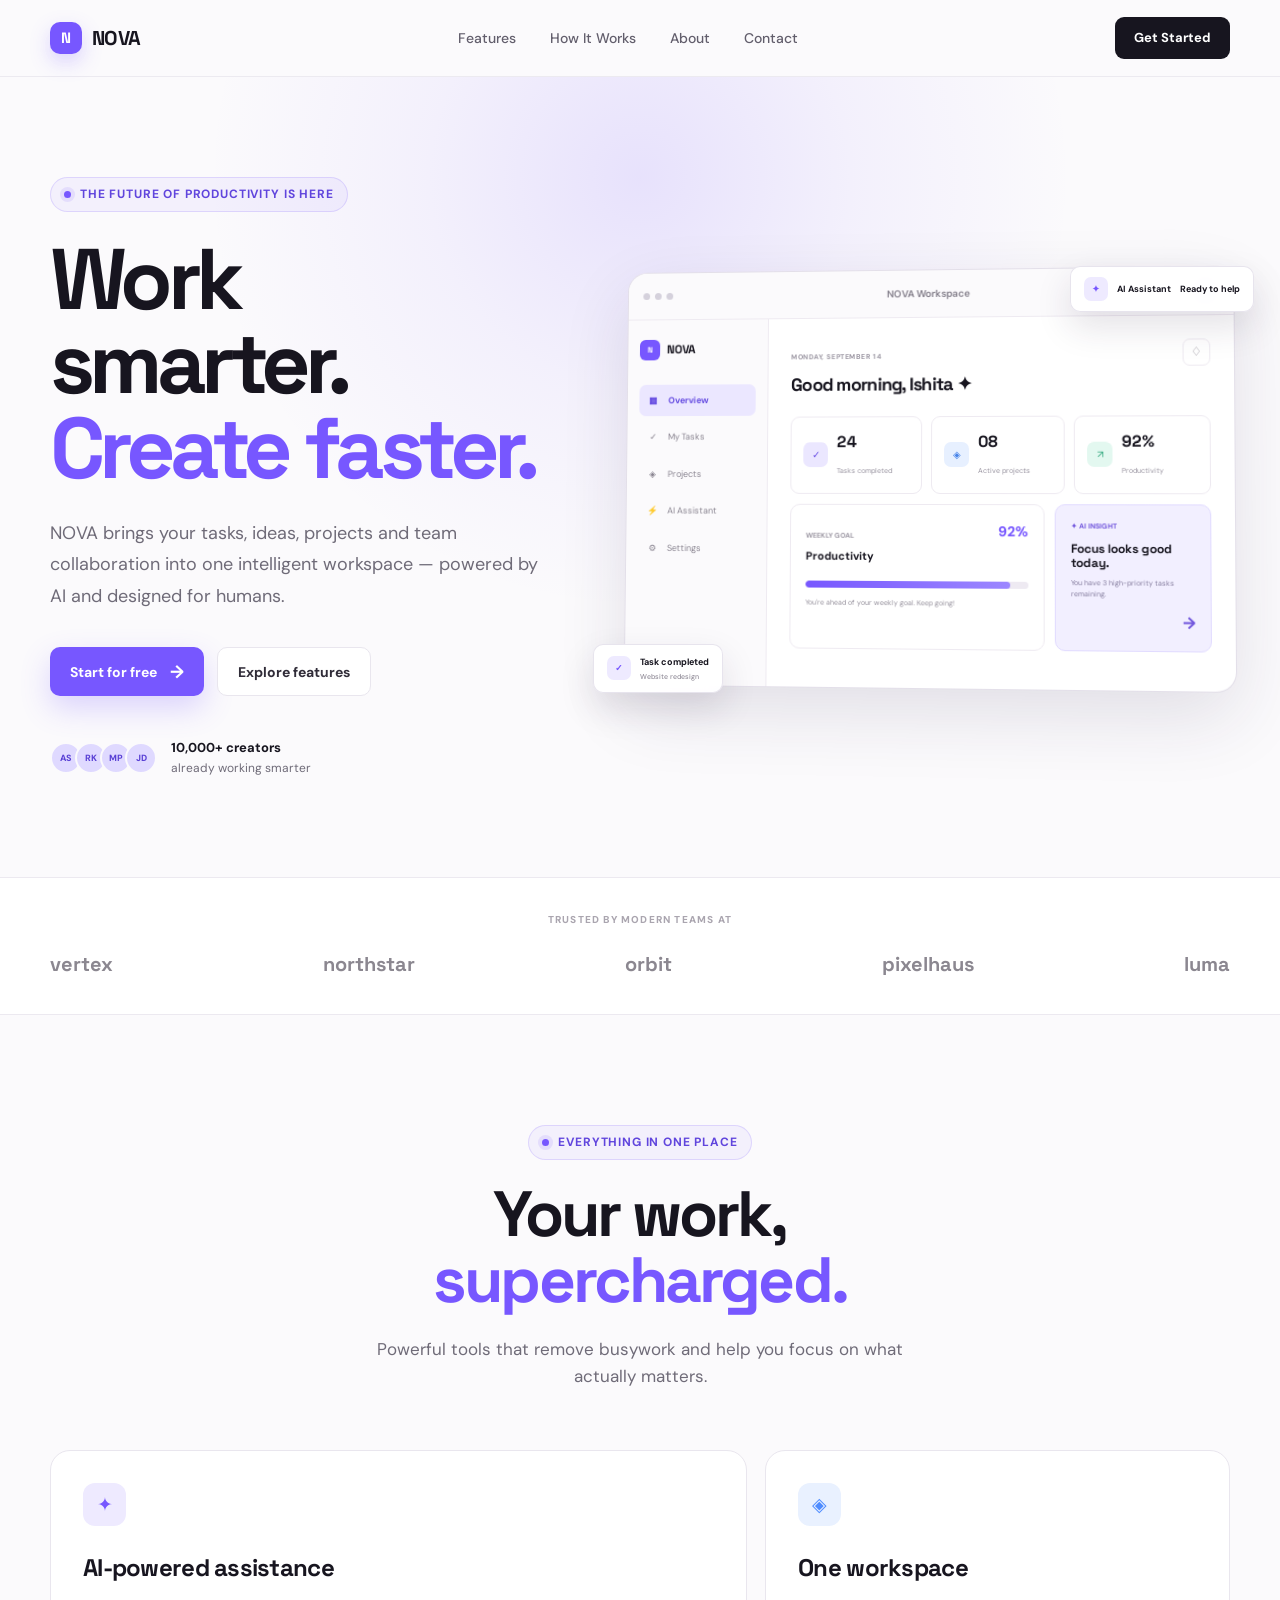
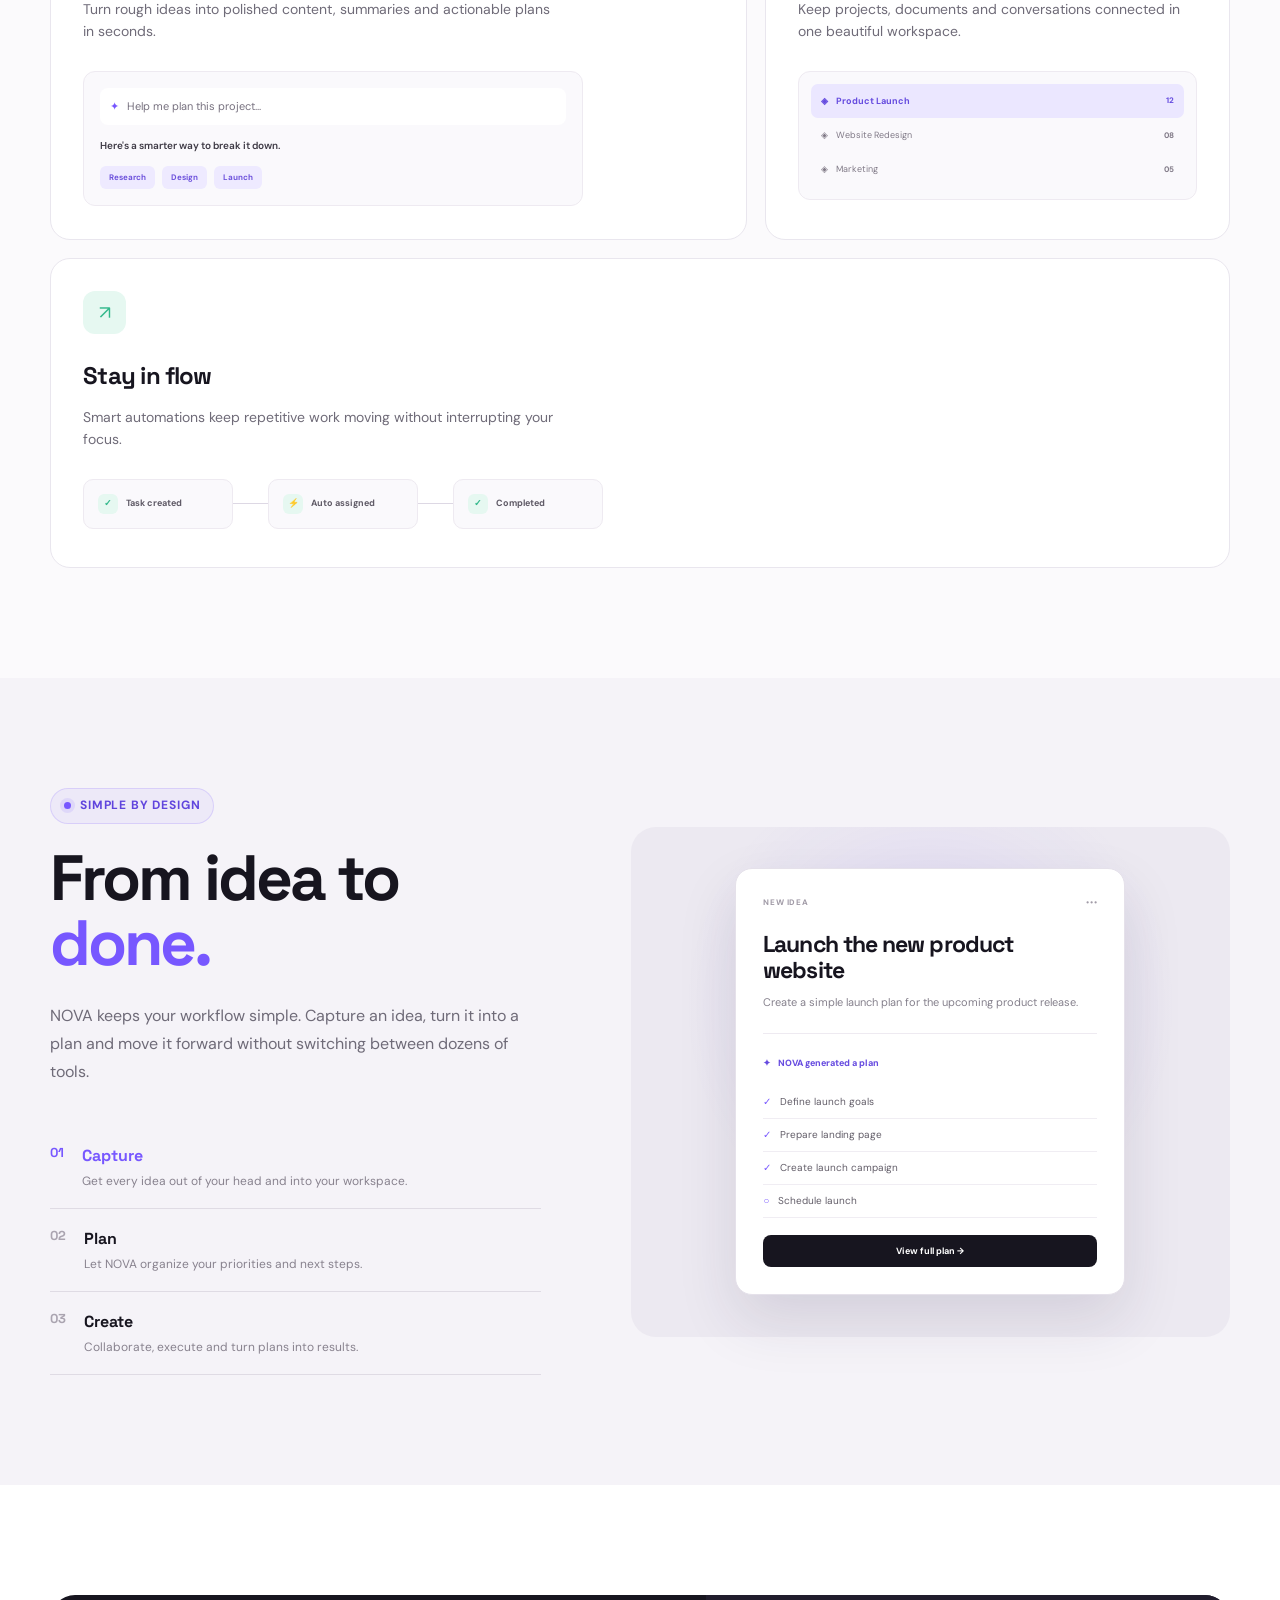
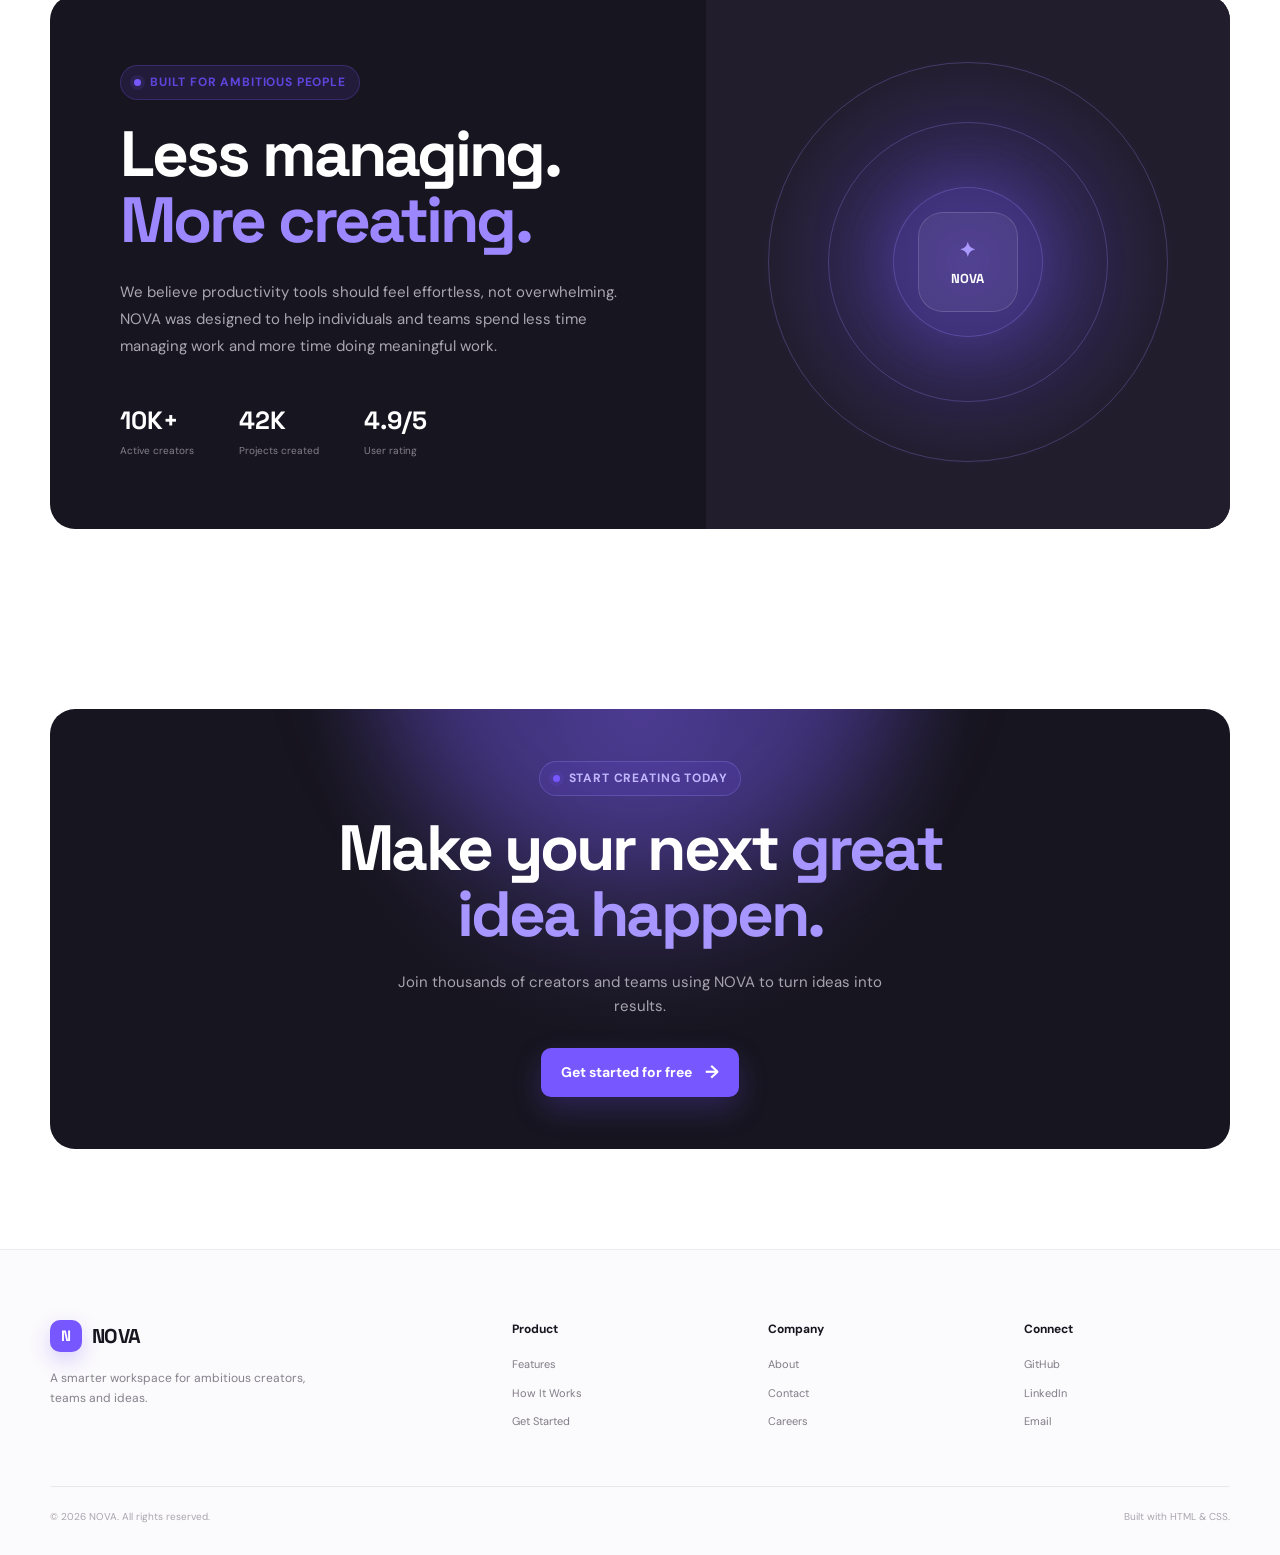
<file: WebDev-L1-LandingPage/index.html>
<!DOCTYPE html>
<html lang="en">
<head>
    <meta charset="UTF-8">
    <meta name="viewport" content="width=device-width, initial-scale=1.0">

    <meta
        name="description"
        content="NOVA is a modern AI-powered productivity platform designed to help teams work smarter and faster."
    >

    <title>NOVA — Work Smarter. Create Faster.</title>

    <link rel="preconnect" href="https://fonts.googleapis.com">
    <link rel="preconnect" href="https://fonts.gstatic.com" crossorigin>

    <link
        href="https://fonts.googleapis.com/css2?family=DM+Sans:wght@400;500;600;700&family=Space+Grotesk:wght@400;500;600;700&display=swap"
        rel="stylesheet"
    >

    <link rel="stylesheet" href="style.css">
</head>

<body>

    <!-- =========================
         NAVIGATION
    ========================== -->
    <header class="navbar">
        <div class="nav-container">

            <a href="#home" class="logo">
                <span class="logo-mark">N</span>
                <span>NOVA</span>
            </a>

            <nav class="nav-links">
                <a href="#features">Features</a>
                <a href="#workflow">How It Works</a>
                <a href="#about">About</a>
                <a href="#contact">Contact</a>
            </nav>

            <a href="#contact" class="nav-button">
                Get Started
            </a>

        </div>
    </header>


    <main>

        <!-- =========================
             HERO SECTION
        ========================== -->
        <section class="hero" id="home">

            <div class="hero-background"></div>

            <div class="hero-container">

                <div class="hero-content">

                    <div class="eyebrow">
                        <span class="status-dot"></span>
                        The future of productivity is here
                    </div>

                    <h1>
                        Work smarter.
                        <span>Create faster.</span>
                    </h1>

                    <p class="hero-description">
                        NOVA brings your tasks, ideas, projects and team
                        collaboration into one intelligent workspace —
                        powered by AI and designed for humans.
                    </p>

                    <div class="hero-actions">
                        <a href="#contact" class="primary-button">
                            Start for free
                            <span>→</span>
                        </a>

                        <a href="#features" class="secondary-button">
                            Explore features
                        </a>
                    </div>

                    <div class="hero-trust">
                        <div class="avatar-stack">
                            <span>AS</span>
                            <span>RK</span>
                            <span>MP</span>
                            <span>JD</span>
                        </div>

                        <div>
                            <strong>10,000+ creators</strong>
                            <p>already working smarter</p>
                        </div>
                    </div>

                </div>


                <!-- PRODUCT MOCKUP -->
                <div class="hero-visual">

                    <div class="dashboard-card">

                        <div class="dashboard-top">
                            <div class="window-controls">
                                <span></span>
                                <span></span>
                                <span></span>
                            </div>

                            <div class="dashboard-title">
                                NOVA Workspace
                            </div>

                            <div class="dashboard-profile">
                                IS
                            </div>
                        </div>


                        <div class="dashboard-body">

                            <aside class="dashboard-sidebar">

                                <div class="sidebar-logo">
                                    <span class="mini-logo">N</span>
                                    NOVA
                                </div>

                                <div class="sidebar-item active">
                                    <span>▦</span>
                                    Overview
                                </div>

                                <div class="sidebar-item">
                                    <span>✓</span>
                                    My Tasks
                                </div>

                                <div class="sidebar-item">
                                    <span>◈</span>
                                    Projects
                                </div>

                                <div class="sidebar-item">
                                    <span>⚡</span>
                                    AI Assistant
                                </div>

                                <div class="sidebar-item">
                                    <span>⚙</span>
                                    Settings
                                </div>

                            </aside>


                            <div class="dashboard-main">

                                <div class="dashboard-heading">
                                    <div>
                                        <small>MONDAY, SEPTEMBER 14</small>
                                        <h3>Good morning, Ishita ✦</h3>
                                    </div>

                                    <div class="notification">
                                        ♢
                                    </div>
                                </div>


                                <div class="stats-grid">

                                    <div class="stat-card">
                                        <span class="stat-icon purple">✓</span>
                                        <div>
                                            <strong>24</strong>
                                            <small>Tasks completed</small>
                                        </div>
                                    </div>

                                    <div class="stat-card">
                                        <span class="stat-icon blue">◈</span>
                                        <div>
                                            <strong>08</strong>
                                            <small>Active projects</small>
                                        </div>
                                    </div>

                                    <div class="stat-card">
                                        <span class="stat-icon green">↗</span>
                                        <div>
                                            <strong>92%</strong>
                                            <small>Productivity</small>
                                        </div>
                                    </div>

                                </div>


                                <div class="dashboard-grid">

                                    <div class="progress-card">

                                        <div class="card-header">
                                            <div>
                                                <small>WEEKLY GOAL</small>
                                                <h4>Productivity</h4>
                                            </div>

                                            <span>92%</span>
                                        </div>

                                        <div class="progress-bar">
                                            <div class="progress-fill"></div>
                                        </div>

                                        <p>
                                            You're ahead of your weekly goal.
                                            Keep going!
                                        </p>

                                    </div>


                                    <div class="ai-card">

                                        <div class="ai-badge">
                                            ✦ AI INSIGHT
                                        </div>

                                        <h4>
                                            Focus looks good today.
                                        </h4>

                                        <p>
                                            You have 3 high-priority tasks
                                            remaining.
                                        </p>

                                        <span class="ai-arrow">→</span>

                                    </div>

                                </div>

                            </div>

                        </div>

                    </div>

                    <div class="floating-card floating-one">
                        <span>✦</span>
                        AI Assistant
                        <strong>Ready to help</strong>
                    </div>

                    <div class="floating-card floating-two">
                        <span>✓</span>
                        <div>
                            <strong>Task completed</strong>
                            <small>Website redesign</small>
                        </div>
                    </div>

                </div>

            </div>

        </section>


        <!-- =========================
             LOGOS / SOCIAL PROOF
        ========================== -->
        <section class="trusted">
            <div class="section-container">

                <p>TRUSTED BY MODERN TEAMS AT</p>

                <div class="company-row">
                    <span>vertex</span>
                    <span>northstar</span>
                    <span>orbit</span>
                    <span>pixelhaus</span>
                    <span>luma</span>
                </div>

            </div>
        </section>


        <!-- =========================
             FEATURES SECTION
        ========================== -->
        <section class="features section-padding" id="features">

            <div class="section-container">

                <div class="section-heading">

                    <div class="eyebrow">
                        <span class="status-dot"></span>
                        Everything in one place
                    </div>

                    <h2>
                        Your work,
                        <span>supercharged.</span>
                    </h2>

                    <p>
                        Powerful tools that remove busywork and help you
                        focus on what actually matters.
                    </p>

                </div>


                <div class="feature-grid">

                    <article class="feature-card feature-large">

                        <div class="feature-icon purple-icon">
                            ✦
                        </div>

                        <h3>AI-powered assistance</h3>

                        <p>
                            Turn rough ideas into polished content,
                            summaries and actionable plans in seconds.
                        </p>

                        <div class="feature-demo ai-demo">
                            <div class="ai-line">
                                <span>✦</span>
                                Help me plan this project...
                            </div>

                            <div class="ai-response">
                                Here's a smarter way to break it down.
                            </div>

                            <div class="demo-tags">
                                <span>Research</span>
                                <span>Design</span>
                                <span>Launch</span>
                            </div>
                        </div>

                    </article>


                    <article class="feature-card">

                        <div class="feature-icon blue-icon">
                            ◈
                        </div>

                        <h3>One workspace</h3>

                        <p>
                            Keep projects, documents and conversations
                            connected in one beautiful workspace.
                        </p>

                        <div class="workspace-demo">
                            <div class="workspace-row active-row">
                                <span>◈</span>
                                Product Launch
                                <b>12</b>
                            </div>

                            <div class="workspace-row">
                                <span>◈</span>
                                Website Redesign
                                <b>08</b>
                            </div>

                            <div class="workspace-row">
                                <span>◈</span>
                                Marketing
                                <b>05</b>
                            </div>
                        </div>

                    </article>


                    <article class="feature-card">

                        <div class="feature-icon green-icon">
                            ↗
                        </div>

                        <h3>Stay in flow</h3>

                        <p>
                            Smart automations keep repetitive work moving
                            without interrupting your focus.
                        </p>

                        <div class="flow-demo">

                            <div class="flow-item">
                                <span>✓</span>
                                Task created
                            </div>

                            <div class="flow-line"></div>

                            <div class="flow-item">
                                <span>⚡</span>
                                Auto assigned
                            </div>

                            <div class="flow-line"></div>

                            <div class="flow-item">
                                <span>✓</span>
                                Completed
                            </div>

                        </div>

                    </article>

                </div>

            </div>

        </section>


        <!-- =========================
             WORKFLOW SECTION
        ========================== -->
        <section class="workflow section-padding" id="workflow">

            <div class="section-container">

                <div class="workflow-layout">

                    <div class="workflow-content">

                        <div class="eyebrow">
                            <span class="status-dot"></span>
                            Simple by design
                        </div>

                        <h2>
                            From idea to
                            <span>done.</span>
                        </h2>

                        <p>
                            NOVA keeps your workflow simple. Capture an idea,
                            turn it into a plan and move it forward without
                            switching between dozens of tools.
                        </p>


                        <div class="steps">

                            <div class="step active-step">
                                <span>01</span>
                                <div>
                                    <h4>Capture</h4>
                                    <p>
                                        Get every idea out of your head and
                                        into your workspace.
                                    </p>
                                </div>
                            </div>

                            <div class="step">
                                <span>02</span>
                                <div>
                                    <h4>Plan</h4>
                                    <p>
                                        Let NOVA organize your priorities
                                        and next steps.
                                    </p>
                                </div>
                            </div>

                            <div class="step">
                                <span>03</span>
                                <div>
                                    <h4>Create</h4>
                                    <p>
                                        Collaborate, execute and turn
                                        plans into results.
                                    </p>
                                </div>
                            </div>

                        </div>

                    </div>


                    <div class="workflow-visual">

                        <div class="idea-card">

                            <div class="idea-header">
                                <span>NEW IDEA</span>
                                <span>•••</span>
                            </div>

                            <h3>
                                Launch the new product website
                            </h3>

                            <p>
                                Create a simple launch plan for the
                                upcoming product release.
                            </p>

                            <div class="idea-divider"></div>

                            <div class="generated-title">
                                <span>✦</span>
                                NOVA generated a plan
                            </div>

                            <div class="generated-list">
                                <div>
                                    <span>✓</span>
                                    Define launch goals
                                </div>

                                <div>
                                    <span>✓</span>
                                    Prepare landing page
                                </div>

                                <div>
                                    <span>✓</span>
                                    Create launch campaign
                                </div>

                                <div>
                                    <span>○</span>
                                    Schedule launch
                                </div>
                            </div>

                            <button class="mini-button">
                                View full plan →
                            </button>

                        </div>

                    </div>

                </div>

            </div>

        </section>


        <!-- =========================
             ABOUT SECTION
        ========================== -->
        <section class="about section-padding" id="about">

            <div class="section-container">

                <div class="about-card">

                    <div class="about-content">

                        <div class="eyebrow">
                            <span class="status-dot"></span>
                            Built for ambitious people
                        </div>

                        <h2>
                            Less managing.
                            <span>More creating.</span>
                        </h2>

                        <p>
                            We believe productivity tools should feel
                            effortless, not overwhelming. NOVA was designed
                            to help individuals and teams spend less time
                            managing work and more time doing meaningful work.
                        </p>

                        <div class="about-stats">

                            <div>
                                <strong>10K+</strong>
                                <span>Active creators</span>
                            </div>

                            <div>
                                <strong>42K</strong>
                                <span>Projects created</span>
                            </div>

                            <div>
                                <strong>4.9/5</strong>
                                <span>User rating</span>
                            </div>

                        </div>

                    </div>

                    <div class="about-art">

                        <div class="orb orb-one"></div>
                        <div class="orb orb-two"></div>
                        <div class="orb orb-three"></div>

                        <div class="art-center">
                            <span>✦</span>
                            NOVA
                        </div>

                    </div>

                </div>

            </div>

        </section>


        <!-- =========================
             CTA SECTION
        ========================== -->
        <section class="cta section-padding" id="contact">

            <div class="section-container">

                <div class="cta-card">

                    <div class="cta-glow"></div>

                    <div class="cta-content">

                        <div class="eyebrow light-eyebrow">
                            <span class="status-dot"></span>
                            Start creating today
                        </div>

                        <h2>
                            Make your next
                            <span>great idea happen.</span>
                        </h2>

                        <p>
                            Join thousands of creators and teams using NOVA
                            to turn ideas into results.
                        </p>

                        <a href="mailto:hello@nova.example" class="primary-button cta-button">
                            Get started for free
                            <span>→</span>
                        </a>

                    </div>

                </div>

            </div>

        </section>

    </main>


    <!-- =========================
         FOOTER
    ========================== -->
    <footer class="footer">

        <div class="section-container">

            <div class="footer-main">

                <div class="footer-brand">

                    <a href="#home" class="logo">
                        <span class="logo-mark">N</span>
                        <span>NOVA</span>
                    </a>

                    <p>
                        A smarter workspace for ambitious creators,
                        teams and ideas.
                    </p>

                </div>


                <div class="footer-column">

                    <h4>Product</h4>

                    <a href="#features">Features</a>
                    <a href="#workflow">How It Works</a>
                    <a href="#contact">Get Started</a>

                </div>


                <div class="footer-column">

                    <h4>Company</h4>

                    <a href="#about">About</a>
                    <a href="#contact">Contact</a>
                    <a href="#home">Careers</a>

                </div>


                <div class="footer-column">

                    <h4>Connect</h4>

                    <a href="https://github.com" target="_blank" rel="noopener">
                        GitHub
                    </a>

                    <a href="https://www.linkedin.com" target="_blank" rel="noopener">
                        LinkedIn
                    </a>

                    <a href="mailto:hello@nova.example">
                        Email
                    </a>

                </div>

            </div>


            <div class="footer-bottom">

                <span>
                    © 2026 NOVA. All rights reserved.
                </span>

                <span>
                    Built with HTML & CSS.
                </span>

            </div>

        </div>

    </footer>

</body>
</html>
</file>
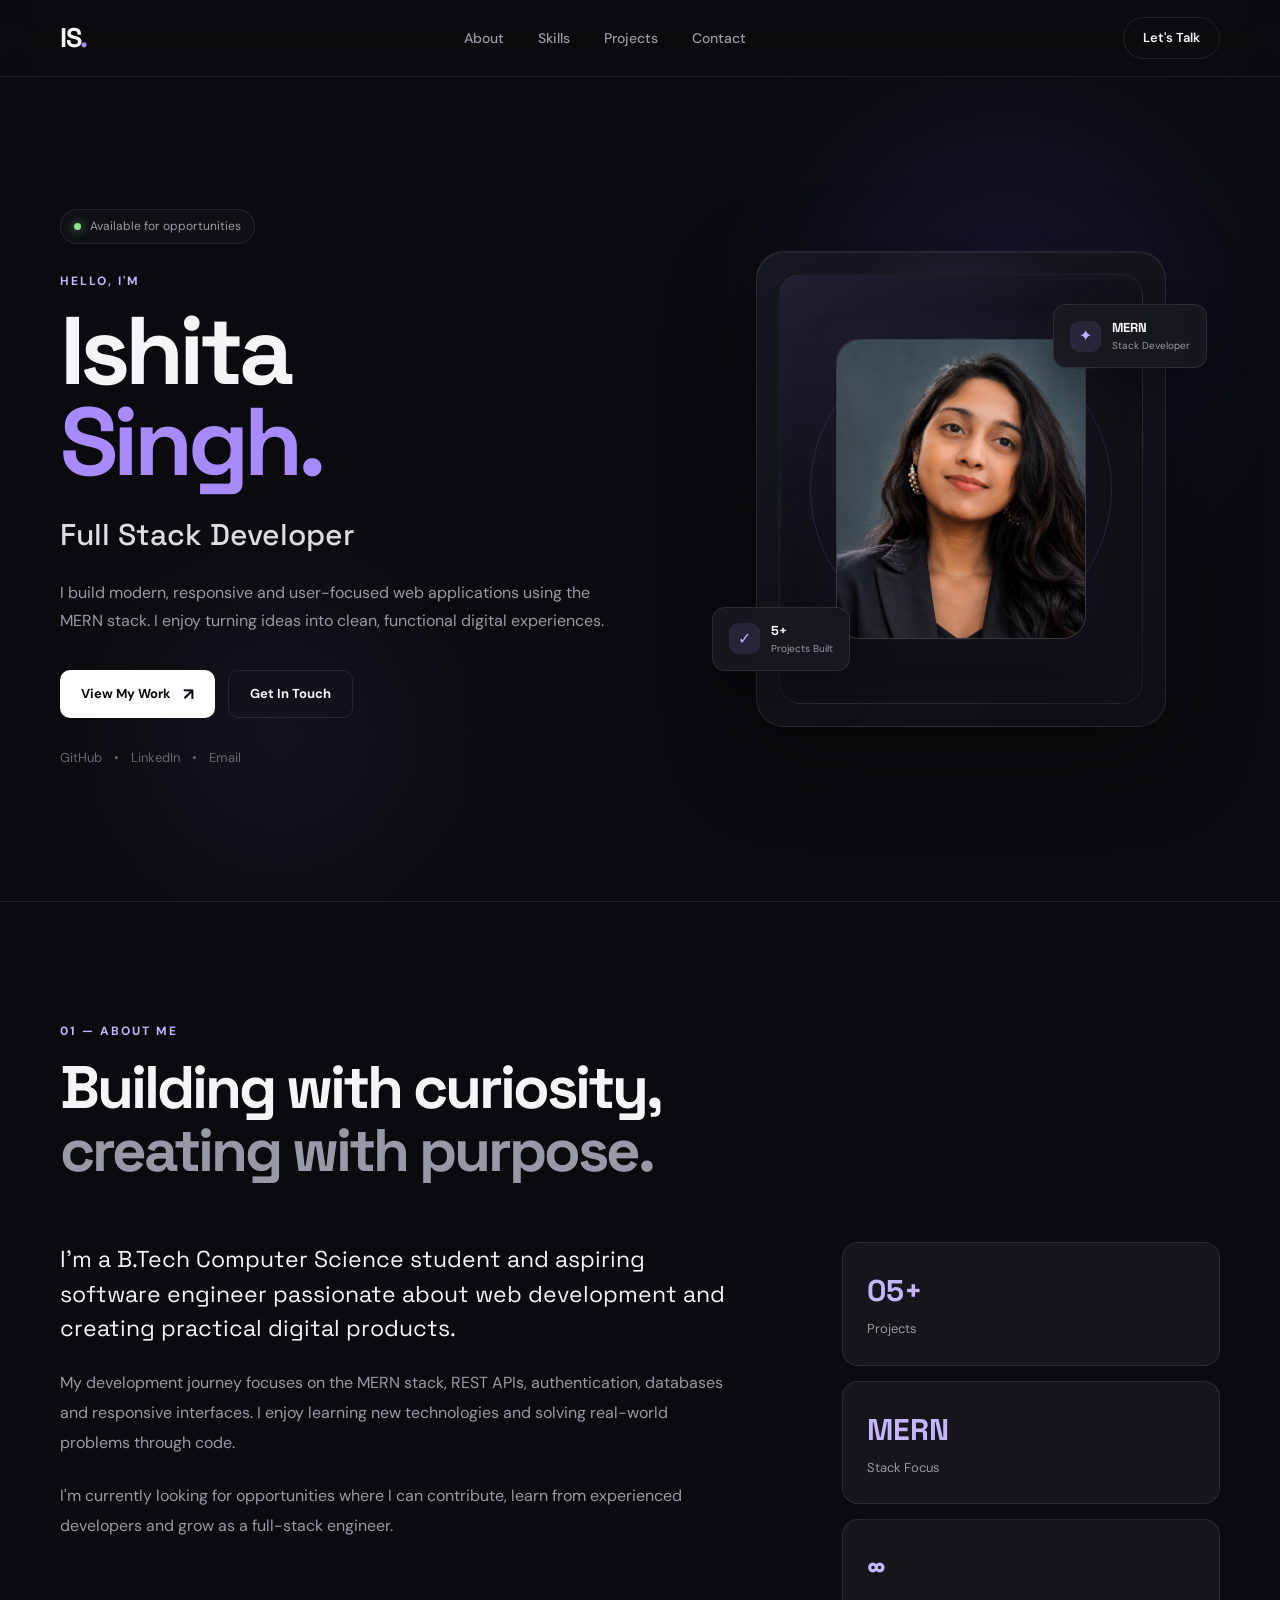
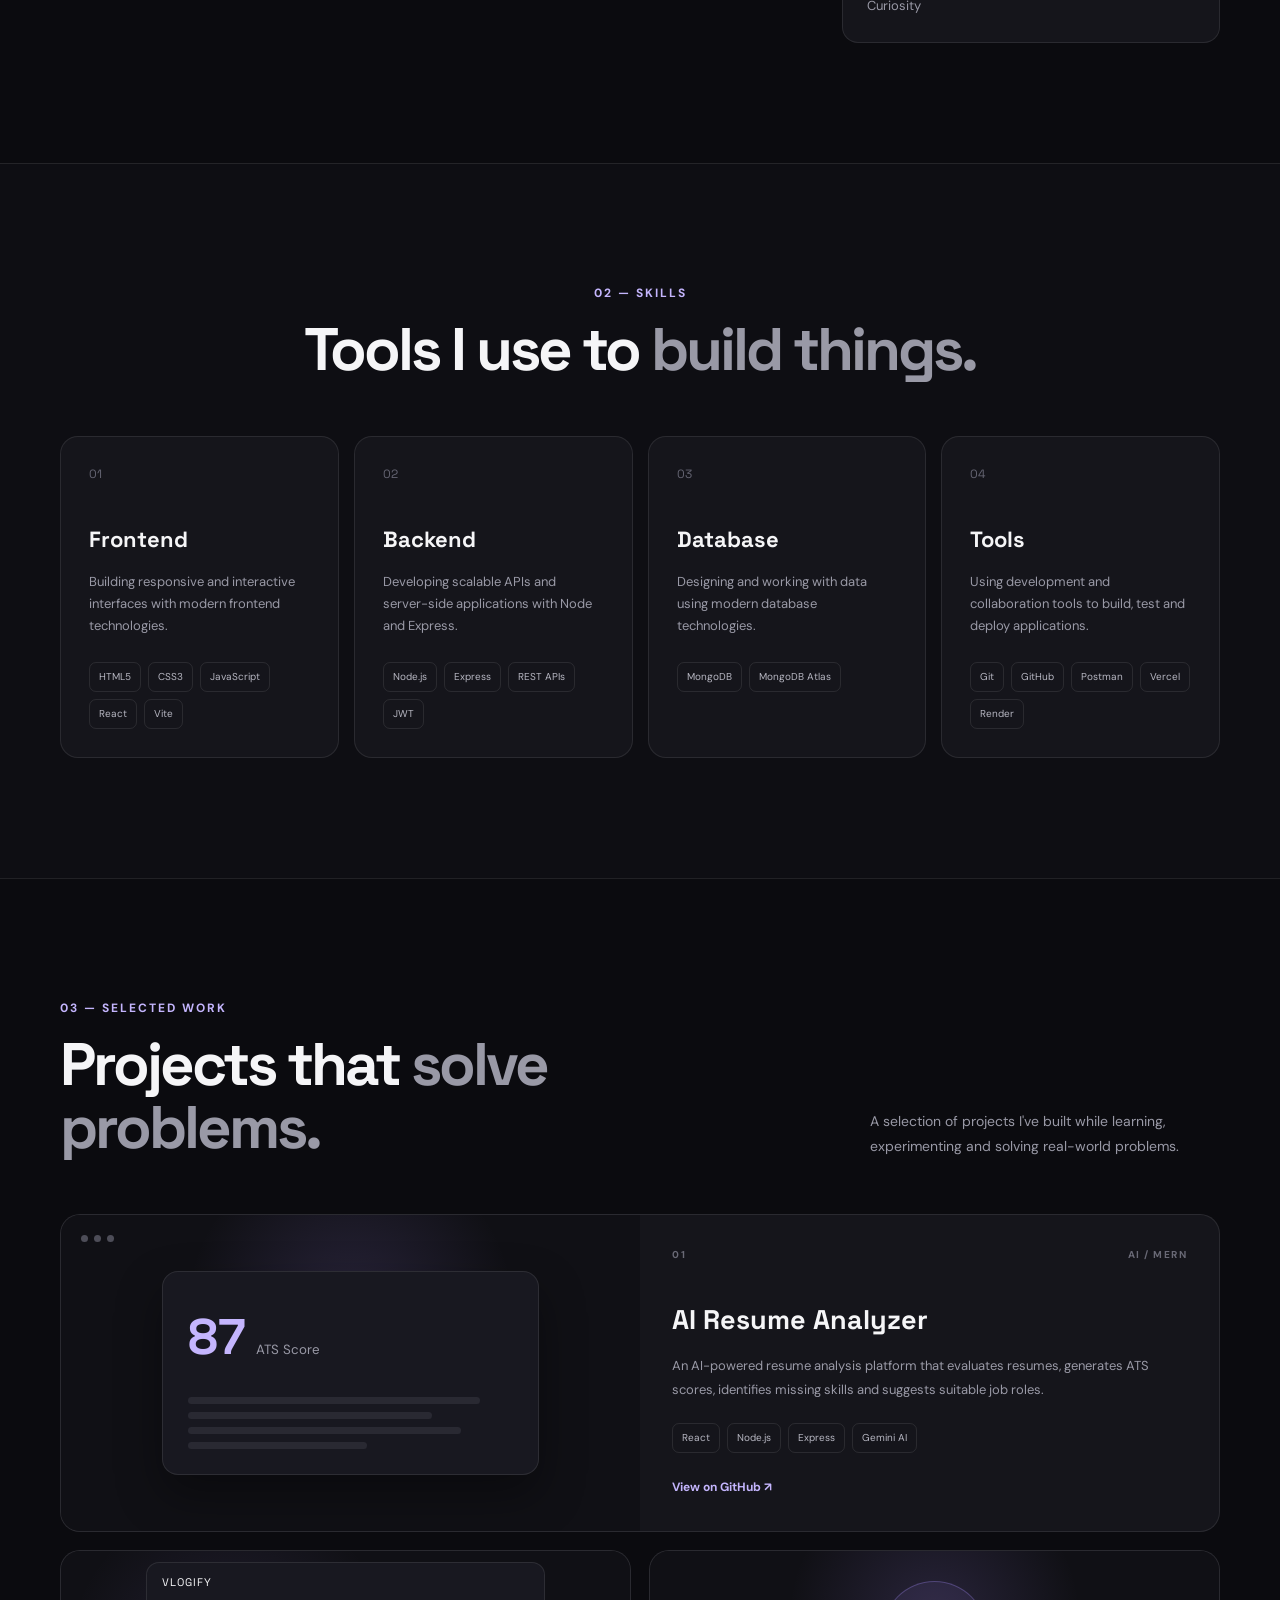
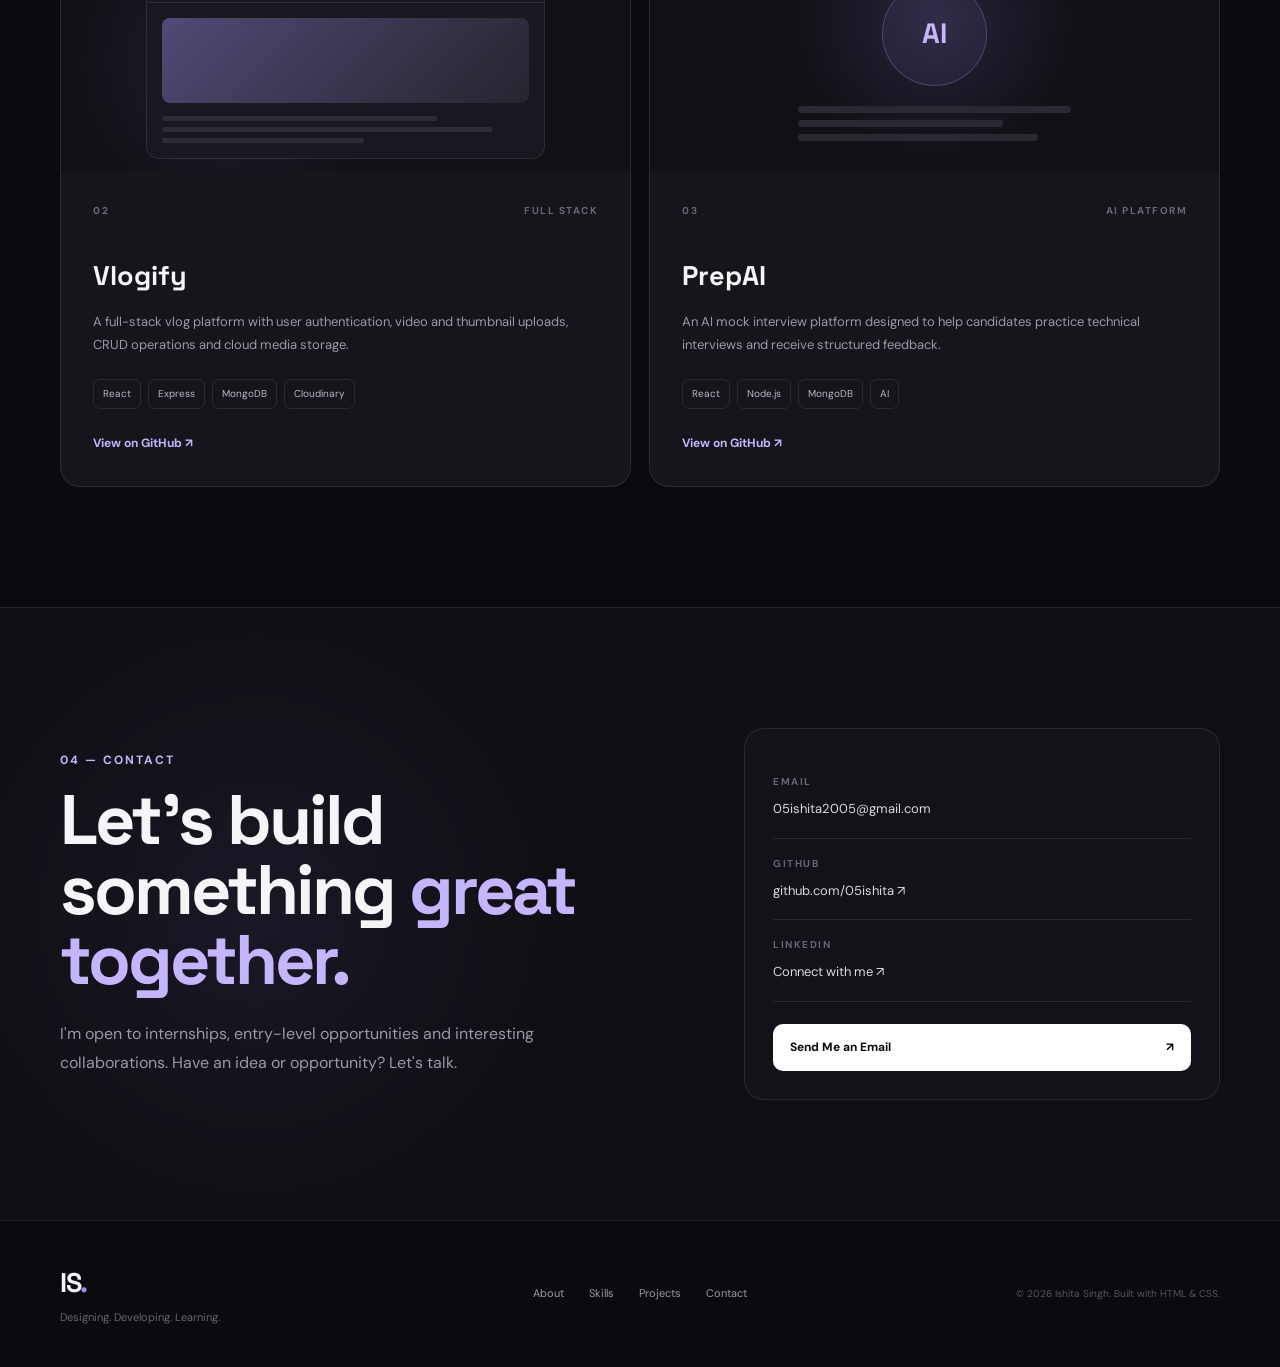
<file: WebDev-L1-Portfolio/index.html>
<!DOCTYPE html>
<html lang="en">
<head>
    <meta charset="UTF-8">
    <meta name="viewport" content="width=device-width, initial-scale=1.0">

    <title>Ishita Singh | Full Stack Developer</title>

    <link rel="preconnect" href="https://fonts.googleapis.com">
    <link rel="preconnect" href="https://fonts.gstatic.com" crossorigin>

    <link href="https://fonts.googleapis.com/css2?family=DM+Sans:wght@400;500;600;700&family=Space+Grotesk:wght@400;500;600;700&display=swap" rel="stylesheet">

    <link rel="stylesheet" href="style.css">
</head>

<body>

    <!-- Navigation -->
    <header class="navbar">
        <div class="container nav-container">

            <a href="#home" class="logo">
                IS<span>.</span>
            </a>

            <nav class="nav-links">
                <a href="#about">About</a>
                <a href="#skills">Skills</a>
                <a href="#projects">Projects</a>
                <a href="#contact">Contact</a>
            </nav>

            <a href="#contact" class="nav-button">
                Let's Talk
            </a>

        </div>
    </header>


    <main>

        <!-- Hero Section -->
        <section class="hero" id="home">

            <div class="hero-glow glow-one"></div>
            <div class="hero-glow glow-two"></div>

            <div class="container hero-content">

                <div class="hero-text">

                    <div class="availability">
                        <span class="status-dot"></span>
                        Available for opportunities
                    </div>

                    <p class="eyebrow">Hello, I'm</p>

                    <h1>
                        Ishita
                        <span>Singh.</span>
                    </h1>

                    <h2>
                        Full Stack Developer
                    </h2>

                    <p class="hero-description">
                        I build modern, responsive and user-focused web
                        applications using the MERN stack. I enjoy turning
                        ideas into clean, functional digital experiences.
                    </p>

                    <div class="hero-buttons">
                        <a href="#projects" class="primary-btn">
                            View My Work
                            <span>↗</span>
                        </a>

                        <a href="#contact" class="secondary-btn">
                            Get In Touch
                        </a>
                    </div>

                    <div class="hero-socials">

                        <a href="https://github.com/05ishita" target="_blank">
                            GitHub
                        </a>

                        <span>•</span>

                        <a href="#contact">
                            LinkedIn
                        </a>

                        <span>•</span>

                        <a href="mailto:05ishita2005@gmail.com">
                            Email
                        </a>

                    </div>

                </div>


                <!-- Professional Avatar -->
                <div class="hero-visual">

                    <div class="avatar-card">

                        <div class="avatar-background">

                            <div class="avatar-shape">
    <img src="profile.png" alt="Ishita Singh - Full Stack Developer">
</div>

                        </div>

                        <div class="floating-card card-top">
                            <span class="mini-icon">✦</span>
                            <div>
                                <strong>MERN</strong>
                                <small>Stack Developer</small>
                            </div>
                        </div>

                        <div class="floating-card card-bottom">
                            <span class="mini-icon">✓</span>
                            <div>
                                <strong>5+</strong>
                                <small>Projects Built</small>
                            </div>
                        </div>

                    </div>

                </div>

            </div>
        </section>


        <!-- About Section -->
        <section class="section about-section" id="about">

            <div class="container">

                <div class="section-heading">
                    <p class="eyebrow">01 — About Me</p>
                    <h2>
                        Building with curiosity,
                        <span>creating with purpose.</span>
                    </h2>
                </div>

                <div class="about-grid">

                    <div class="about-main">

                        <p class="large-text">
                            I'm a B.Tech Computer Science student and aspiring
                            software engineer passionate about web development
                            and creating practical digital products.
                        </p>

                        <p>
                            My development journey focuses on the MERN stack,
                            REST APIs, authentication, databases and responsive
                            interfaces. I enjoy learning new technologies and
                            solving real-world problems through code.
                        </p>

                        <p>
                            I'm currently looking for opportunities where I can
                            contribute, learn from experienced developers and
                            grow as a full-stack engineer.
                        </p>

                    </div>

                    <div class="about-stats">

                        <div class="stat">
                            <strong>05+</strong>
                            <span>Projects</span>
                        </div>

                        <div class="stat">
                            <strong>MERN</strong>
                            <span>Stack Focus</span>
                        </div>

                        <div class="stat">
                            <strong>∞</strong>
                            <span>Curiosity</span>
                        </div>

                    </div>

                </div>

            </div>
        </section>


        <!-- Skills Section -->
        <section class="section skills-section" id="skills">

            <div class="container">

                <div class="section-heading centered">
                    <p class="eyebrow">02 — Skills</p>

                    <h2>
                        Tools I use to
                        <span>build things.</span>
                    </h2>
                </div>


                <div class="skills-grid">

                    <div class="skill-card">
                        <div class="skill-number">01</div>
                        <h3>Frontend</h3>
                        <p>
                            Building responsive and interactive interfaces
                            with modern frontend technologies.
                        </p>

                        <div class="skill-tags">
                            <span>HTML5</span>
                            <span>CSS3</span>
                            <span>JavaScript</span>
                            <span>React</span>
                            <span>Vite</span>
                        </div>
                    </div>


                    <div class="skill-card">
                        <div class="skill-number">02</div>
                        <h3>Backend</h3>
                        <p>
                            Developing scalable APIs and server-side
                            applications with Node and Express.
                        </p>

                        <div class="skill-tags">
                            <span>Node.js</span>
                            <span>Express</span>
                            <span>REST APIs</span>
                            <span>JWT</span>
                        </div>
                    </div>


                    <div class="skill-card">
                        <div class="skill-number">03</div>
                        <h3>Database</h3>
                        <p>
                            Designing and working with data using modern
                            database technologies.
                        </p>

                        <div class="skill-tags">
                            <span>MongoDB</span>
                            <span>MongoDB Atlas</span>
                        </div>
                    </div>


                    <div class="skill-card">
                        <div class="skill-number">04</div>
                        <h3>Tools</h3>
                        <p>
                            Using development and collaboration tools to
                            build, test and deploy applications.
                        </p>

                        <div class="skill-tags">
                            <span>Git</span>
                            <span>GitHub</span>
                            <span>Postman</span>
                            <span>Vercel</span>
                            <span>Render</span>
                        </div>
                    </div>

                </div>

            </div>
        </section>


        <!-- Projects Section -->
        <section class="section projects-section" id="projects">

            <div class="container">

                <div class="projects-header">

                    <div class="section-heading">
                        <p class="eyebrow">03 — Selected Work</p>

                        <h2>
                            Projects that
                            <span>solve problems.</span>
                        </h2>
                    </div>

                    <p class="projects-intro">
                        A selection of projects I've built while learning,
                        experimenting and solving real-world problems.
                    </p>

                </div>


                <div class="projects-grid">

                    <!-- Project 1 -->
                    <article class="project-card featured-project">

                        <div class="project-preview resume-preview">

                            <div class="browser-bar">
                                <span></span>
                                <span></span>
                                <span></span>
                            </div>

                            <div class="preview-content">

                                <div class="preview-score">
                                    <strong>87</strong>
                                    <small>ATS Score</small>
                                </div>

                                <div class="preview-lines">
                                    <span></span>
                                    <span></span>
                                    <span></span>
                                    <span></span>
                                </div>

                            </div>

                        </div>


                        <div class="project-content">

                            <div class="project-top">
                                <span>01</span>
                                <span>AI / MERN</span>
                            </div>

                            <h3>AI Resume Analyzer</h3>

                            <p>
                                An AI-powered resume analysis platform that
                                evaluates resumes, generates ATS scores,
                                identifies missing skills and suggests suitable
                                job roles.
                            </p>

                            <div class="project-tech">
                                <span>React</span>
                                <span>Node.js</span>
                                <span>Express</span>
                                <span>Gemini AI</span>
                            </div>

                            <a
                                href="https://github.com/05ishita/AI-Resume-Analyzer"
                                target="_blank"
                                class="project-link"
                            >
                                View on GitHub ↗
                            </a>

                        </div>

                    </article>


                    <!-- Project 2 -->
                    <article class="project-card">

                        <div class="project-preview vlog-preview">

                            <div class="vlog-window">

                                <div class="vlog-header">
                                    VLOGIFY
                                </div>

                                <div class="vlog-content">

                                    <div class="vlog-image"></div>

                                    <div class="vlog-lines">
                                        <span></span>
                                        <span></span>
                                        <span></span>
                                    </div>

                                </div>

                            </div>

                        </div>


                        <div class="project-content">

                            <div class="project-top">
                                <span>02</span>
                                <span>FULL STACK</span>
                            </div>

                            <h3>Vlogify</h3>

                            <p>
                                A full-stack vlog platform with user
                                authentication, video and thumbnail uploads,
                                CRUD operations and cloud media storage.
                            </p>

                            <div class="project-tech">
                                <span>React</span>
                                <span>Express</span>
                                <span>MongoDB</span>
                                <span>Cloudinary</span>
                            </div>

                            <a
                                href="https://github.com/05ishita"
                                target="_blank"
                                class="project-link"
                            >
                                View on GitHub ↗
                            </a>

                        </div>

                    </article>


                    <!-- Project 3 -->
                    <article class="project-card">

                        <div class="project-preview prep-preview">

                            <div class="prep-circle">
                                AI
                            </div>

                            <div class="prep-bars">
                                <span></span>
                                <span></span>
                                <span></span>
                            </div>

                        </div>


                        <div class="project-content">

                            <div class="project-top">
                                <span>03</span>
                                <span>AI PLATFORM</span>
                            </div>

                            <h3>PrepAI</h3>

                            <p>
                                An AI mock interview platform designed to help
                                candidates practice technical interviews and
                                receive structured feedback.
                            </p>

                            <div class="project-tech">
                                <span>React</span>
                                <span>Node.js</span>
                                <span>MongoDB</span>
                                <span>AI</span>
                            </div>

                            <a
                                href="https://github.com/05ishita"
                                target="_blank"
                                class="project-link"
                            >
                                View on GitHub ↗
                            </a>

                        </div>

                    </article>

                </div>

            </div>
        </section>


        <!-- Contact Section -->
        <section class="contact-section" id="contact">

            <div class="container contact-container">

                <div class="contact-text">

                    <p class="eyebrow">04 — Contact</p>

                    <h2>
                        Let's build something
                        <span>great together.</span>
                    </h2>

                    <p>
                        I'm open to internships, entry-level opportunities
                        and interesting collaborations. Have an idea or
                        opportunity? Let's talk.
                    </p>

                </div>


                <div class="contact-card">

                    <div class="contact-item">
                        <span>Email</span>

                        <a href="mailto:05ishita2005@gmail.com">
                            05ishita2005@gmail.com
                        </a>
                    </div>


                    <div class="contact-item">
                        <span>GitHub</span>

                        <a
                            href="https://github.com/05ishita"
                            target="_blank"
                        >
                            github.com/05ishita ↗
                        </a>
                    </div>


                    <div class="contact-item">
                        <span>LinkedIn</span>

                        <a href="#" target="_blank">
                            Connect with me ↗
                        </a>
                    </div>


                    <a
                        href="mailto:05ishita2005@gmail.com"
                        class="contact-button"
                    >
                        Send Me an Email
                        <span>↗</span>
                    </a>

                </div>

            </div>

        </section>

    </main>


    <!-- Footer -->
    <footer class="footer">

        <div class="container footer-container">

            <div class="footer-brand">

                <a href="#home" class="logo">
                    IS<span>.</span>
                </a>

                <p>
                    Designing. Developing. Learning.
                </p>

            </div>


            <div class="footer-links">

                <a href="#about">About</a>
                <a href="#skills">Skills</a>
                <a href="#projects">Projects</a>
                <a href="#contact">Contact</a>

            </div>


            <p class="copyright">
                © 2026 Ishita Singh. Built with HTML & CSS.
            </p>

        </div>

    </footer>

</body>
</html>
</file>
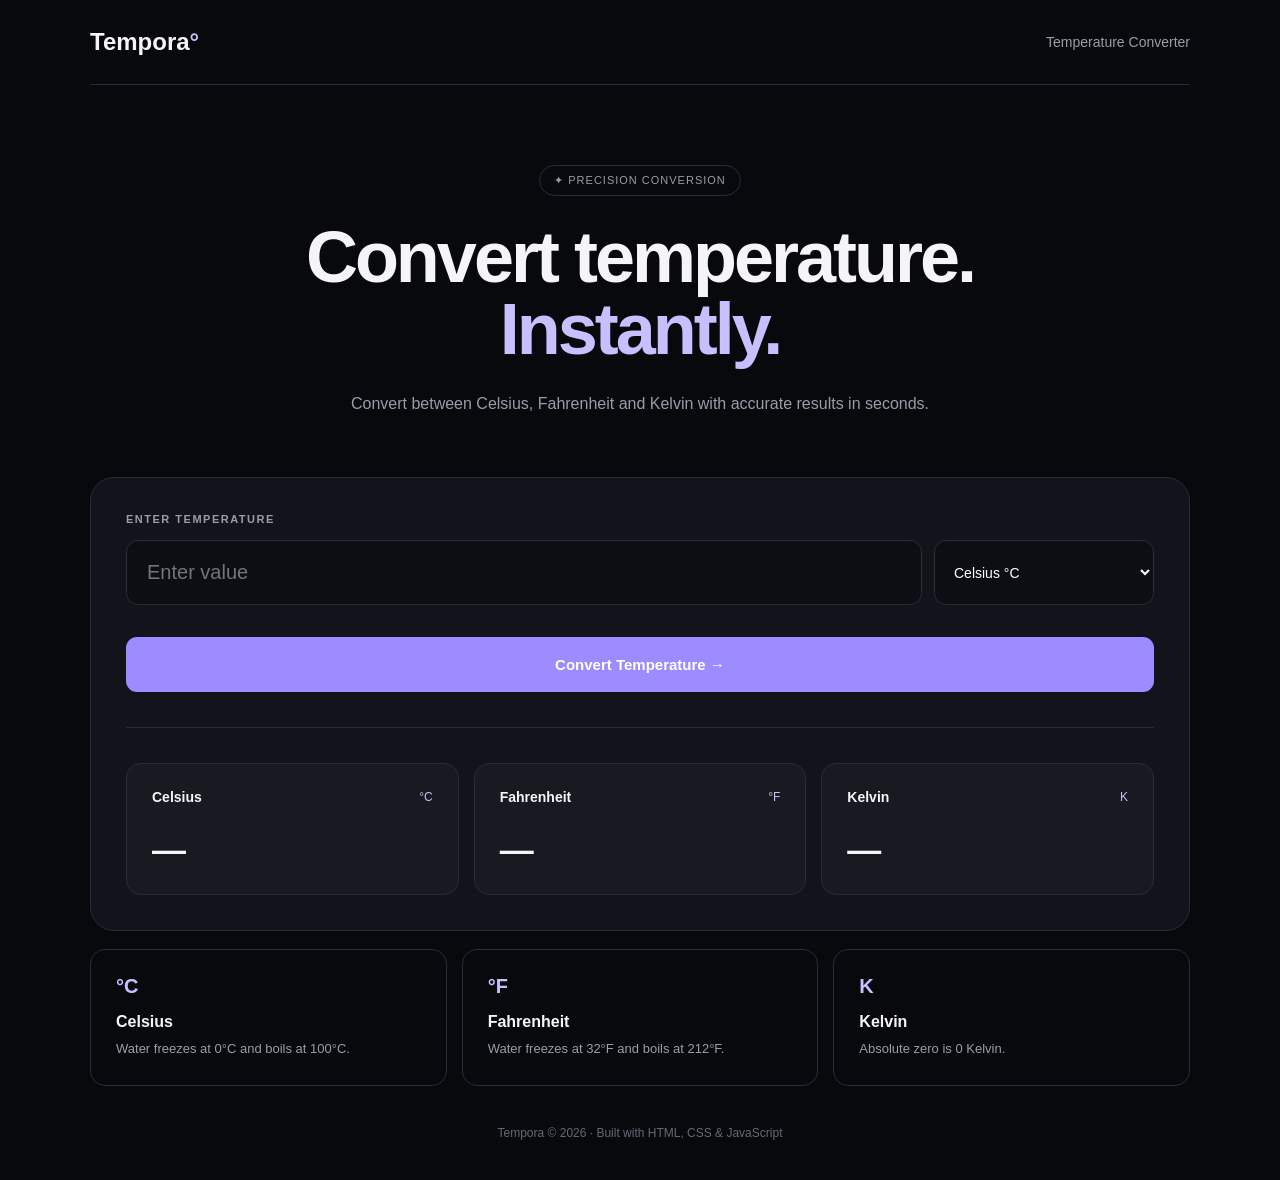
<file: WebDev-L1-TemperatureConverter/index.html>
<!DOCTYPE html>
<html lang="en">
<head>
    <meta charset="UTF-8">
    <meta name="viewport" content="width=device-width, initial-scale=1.0">
    <title>Tempora | Temperature Converter</title>
    <link rel="stylesheet" href="style.css">
</head>

<body>

    <div class="app">
        <header>
            <div class="logo">Tempora<span>°</span></div>
            <p>Temperature Converter</p>
        </header>

        <section class="hero">
            <div class="badge">✦ PRECISION CONVERSION</div>

            <h1>Convert temperature.<br>
                <span>Instantly.</span>
            </h1>

            <p>
                Convert between Celsius, Fahrenheit and Kelvin
                with accurate results in seconds.
            </p>
        </section>

        <section class="converter">

            <div class="input-area">
                <label for="temperatureInput">ENTER TEMPERATURE</label>

                <div class="input-row">
                    <input
                        type="number"
                        id="temperatureInput"
                        placeholder="Enter value"
                        step="any"
                    >

                    <select id="unitSelect">
                        <option value="C">Celsius °C</option>
                        <option value="F">Fahrenheit °F</option>
                        <option value="K">Kelvin K</option>
                    </select>
                </div>

                <p id="errorMessage"></p>

                <button id="convertBtn">
                    Convert Temperature →
                </button>
            </div>

            <div class="results">

                <div class="result">
                    <div>
                        <h3>Celsius</h3>
                        <span>°C</span>
                    </div>
                    <strong id="celsiusResult">—</strong>
                </div>

                <div class="result">
                    <div>
                        <h3>Fahrenheit</h3>
                        <span>°F</span>
                    </div>
                    <strong id="fahrenheitResult">—</strong>
                </div>

                <div class="result">
                    <div>
                        <h3>Kelvin</h3>
                        <span>K</span>
                    </div>
                    <strong id="kelvinResult">—</strong>
                </div>

            </div>
        </section>

        <section class="info">

            <div>
                <b>°C</b>
                <h3>Celsius</h3>
                <p>Water freezes at 0°C and boils at 100°C.</p>
            </div>

            <div>
                <b>°F</b>
                <h3>Fahrenheit</h3>
                <p>Water freezes at 32°F and boils at 212°F.</p>
            </div>

            <div>
                <b>K</b>
                <h3>Kelvin</h3>
                <p>Absolute zero is 0 Kelvin.</p>
            </div>

        </section>

        <footer>
            Tempora © 2026 · Built with HTML, CSS & JavaScript
        </footer>
    </div>

    <script src="./script.js"></script>

</body>
</html>
</file>
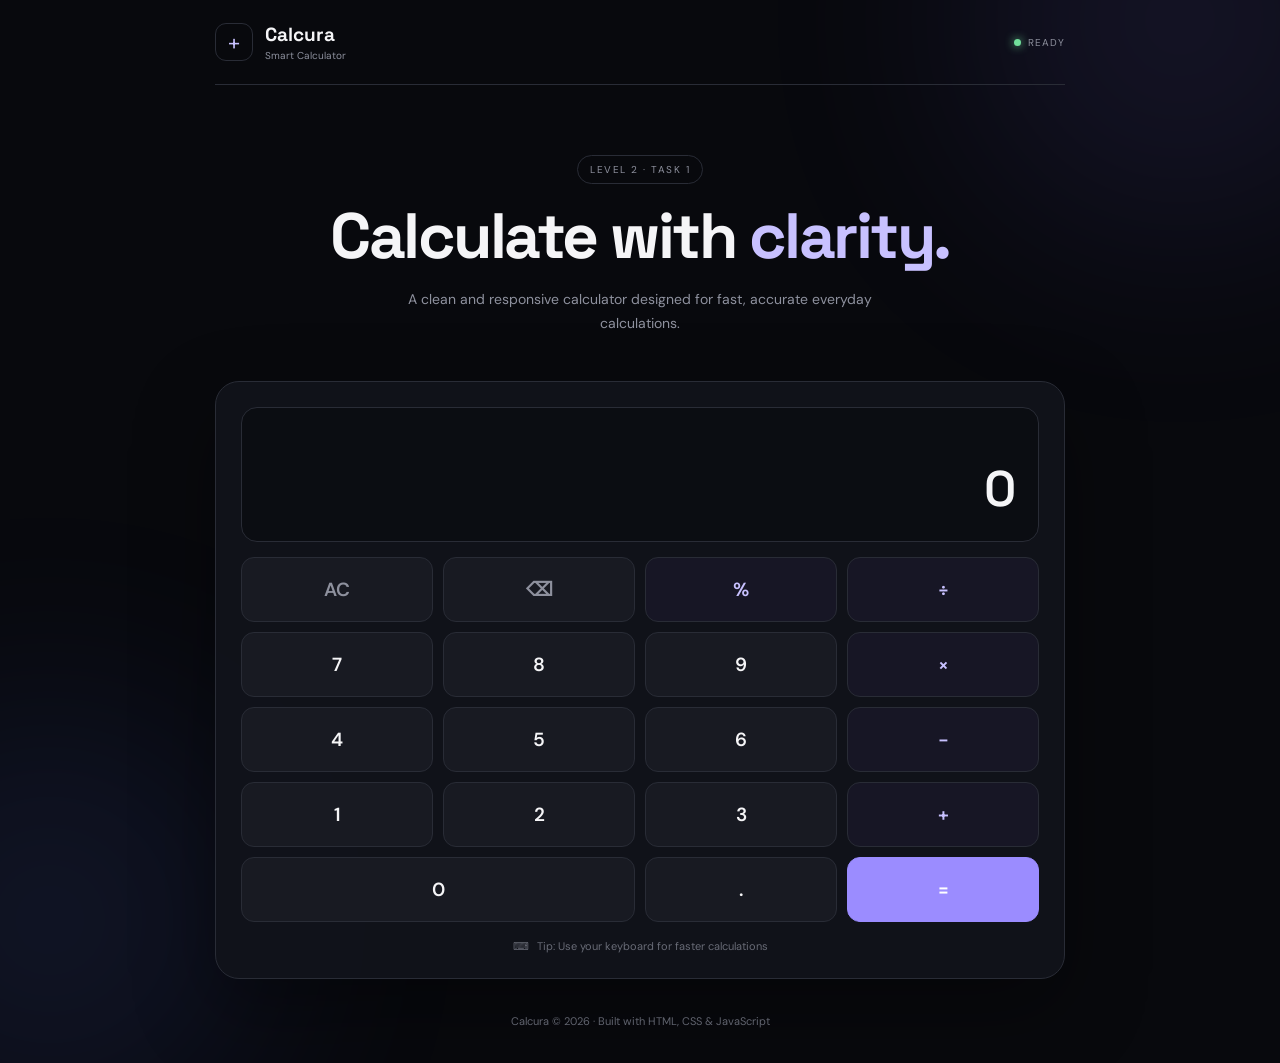
<file: WebDev-L2-Calculator/index.html>
<!DOCTYPE html>
<html lang="en">
<head>
    <meta charset="UTF-8">
    <meta name="viewport" content="width=device-width, initial-scale=1.0">

    <title>Calcura — Smart Calculator</title>

    <link rel="preconnect" href="https://fonts.googleapis.com">
    <link rel="preconnect" href="https://fonts.gstatic.com" crossorigin>
    <link href="https://fonts.googleapis.com/css2?family=DM+Sans:wght@400;500;600;700&family=Space+Grotesk:wght@500;600;700&display=swap" rel="stylesheet">

    <link rel="stylesheet" href="style.css">
</head>

<body>

    <div class="glow glow-one"></div>
    <div class="glow glow-two"></div>

    <main class="page">

        <header>
            <div class="brand">
                <div class="brand-icon">+</div>
                <div>
                    <h2>Calcura</h2>
                    <span>Smart Calculator</span>
                </div>
            </div>

            <div class="live-status">
                <span></span>
                READY
            </div>
        </header>

        <section class="hero">
            <div class="badge">LEVEL 2 · TASK 1</div>

            <h1>
                Calculate with
                <span>clarity.</span>
            </h1>

            <p>
                A clean and responsive calculator designed for
                fast, accurate everyday calculations.
            </p>
        </section>

        <section class="calculator">

            <div class="display">

                <div id="expression" class="expression"></div>

                <div id="display" class="display-value">0</div>

            </div>

            <div id="keypad" class="keypad">

                <button class="key action" data-action="clear">AC</button>
                <button class="key action" data-action="backspace">⌫</button>
                <button class="key operator" data-operator="%">%</button>
                <button class="key operator" data-operator="/">÷</button>

                <button class="key number" data-number="7">7</button>
                <button class="key number" data-number="8">8</button>
                <button class="key number" data-number="9">9</button>
                <button class="key operator" data-operator="*">×</button>

                <button class="key number" data-number="4">4</button>
                <button class="key number" data-number="5">5</button>
                <button class="key number" data-number="6">6</button>
                <button class="key operator" data-operator="-">−</button>

                <button class="key number" data-number="1">1</button>
                <button class="key number" data-number="2">2</button>
                <button class="key number" data-number="3">3</button>
                <button class="key operator" data-operator="+">+</button>

                <button class="key number zero" data-number="0">0</button>
                <button class="key number" data-number=".">.</button>
                <button class="key equals" data-action="equals">=</button>

            </div>

            <div class="tip">
                <span>⌨</span>
                Tip: Use your keyboard for faster calculations
            </div>

        </section>

        <footer>
            Calcura © 2026 · Built with HTML, CSS & JavaScript
        </footer>

    </main>

    <script src="script.js"></script>
</body>
</html>
</file>
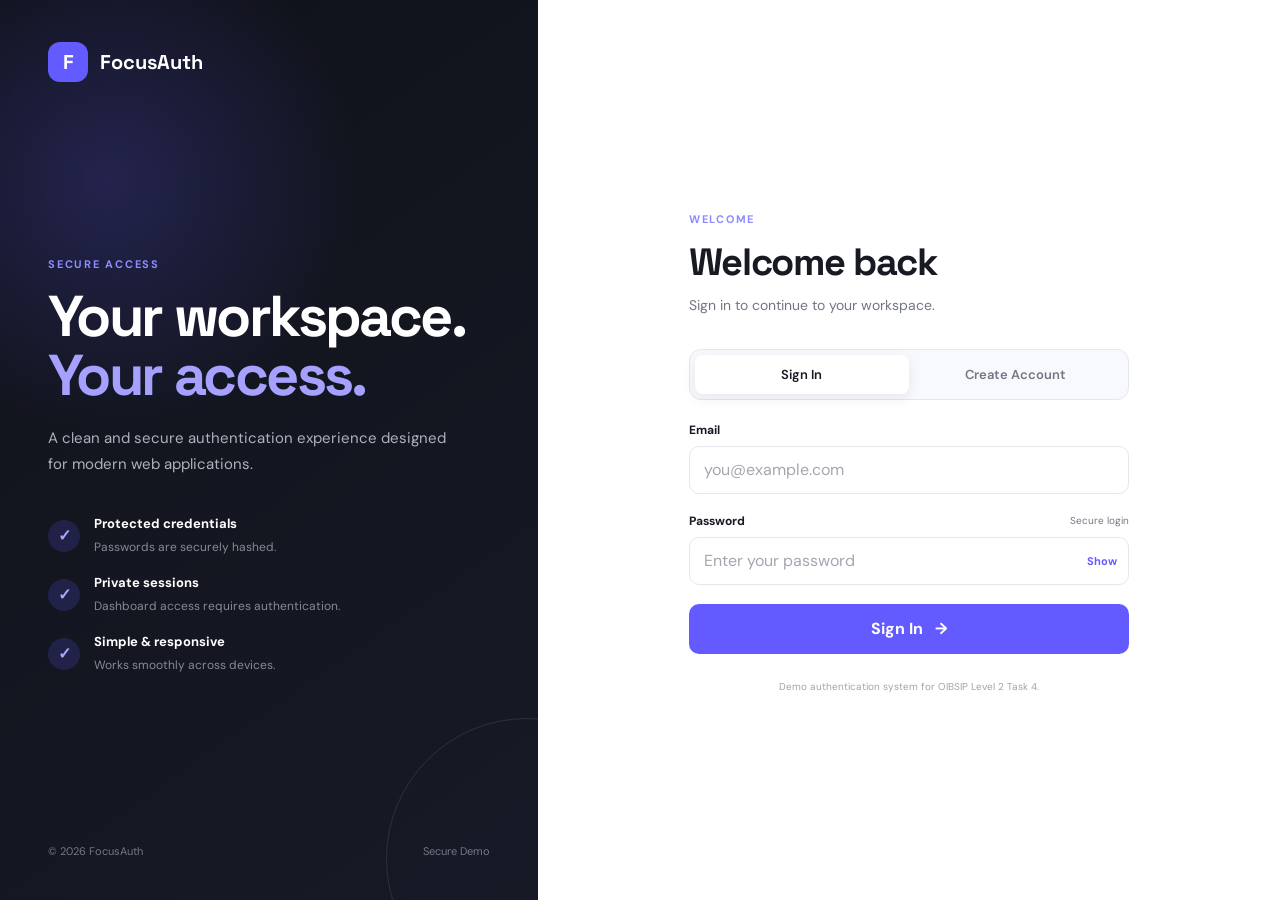
<file: WebDev-L2-LoginAuthentication/index.html>
<!DOCTYPE html>
<html lang="en">
<head>
    <meta charset="UTF-8">
    <meta name="viewport" content="width=device-width, initial-scale=1.0">

    <title>FocusAuth | Secure Authentication</title>

    <link rel="preconnect" href="https://fonts.googleapis.com">
    <link rel="preconnect" href="https://fonts.gstatic.com" crossorigin>

    <link
        href="https://fonts.googleapis.com/css2?family=DM+Sans:wght@400;500;600;700&family=Space+Grotesk:wght@500;600;700&display=swap"
        rel="stylesheet"
    >

    <link rel="stylesheet" href="style.css">
</head>

<body>

    <div class="app-shell">

        <!-- LEFT BRAND PANEL -->
        <aside class="brand-panel">

            <div class="brand">
                <div class="brand-icon">F</div>

                <span>FocusAuth</span>
            </div>

            <div class="brand-content">

                <span class="eyebrow">
                    SECURE ACCESS
                </span>

                <h1>
                    Your workspace.
                    <span>Your access.</span>
                </h1>

                <p>
                    A clean and secure authentication experience designed
                    for modern web applications.
                </p>

                <div class="security-points">

                    <div class="security-item">
                        <div class="security-icon">✓</div>
                        <div>
                            <strong>Protected credentials</strong>
                            <small>Passwords are securely hashed.</small>
                        </div>
                    </div>

                    <div class="security-item">
                        <div class="security-icon">✓</div>
                        <div>
                            <strong>Private sessions</strong>
                            <small>Dashboard access requires authentication.</small>
                        </div>
                    </div>

                    <div class="security-item">
                        <div class="security-icon">✓</div>
                        <div>
                            <strong>Simple & responsive</strong>
                            <small>Works smoothly across devices.</small>
                        </div>
                    </div>

                </div>

            </div>

            <div class="brand-footer">
                <span>© 2026 FocusAuth</span>
                <span>Secure Demo</span>
            </div>

        </aside>


        <!-- RIGHT CONTENT -->
        <main class="main-panel">

            <!-- AUTH CONTAINER -->
            <section id="authSection" class="auth-container">

                <div class="mobile-brand">
                    <div class="brand-icon">F</div>
                    <span>FocusAuth</span>
                </div>

                <div class="auth-heading">

                    <span class="eyebrow">
                        WELCOME
                    </span>

                    <h2 id="authTitle">
                        Welcome back
                    </h2>

                    <p id="authSubtitle">
                        Sign in to continue to your workspace.
                    </p>

                </div>


                <!-- TABS -->
                <div class="auth-tabs">

                    <button
                        type="button"
                        class="tab active"
                        id="loginTab"
                    >
                        Sign In
                    </button>

                    <button
                        type="button"
                        class="tab"
                        id="registerTab"
                    >
                        Create Account
                    </button>

                </div>


                <!-- MESSAGE -->
                <div
                    id="message"
                    class="message"
                    role="alert"
                ></div>


                <!-- LOGIN FORM -->
                <form id="loginForm" class="auth-form">

                    <div class="form-group">

                        <label for="loginEmail">
                            Email
                        </label>

                        <input
                            type="email"
                            id="loginEmail"
                            placeholder="you@example.com"
                            autocomplete="email"
                            required
                        >

                    </div>


                    <div class="form-group">

                        <div class="label-row">

                            <label for="loginPassword">
                                Password
                            </label>

                            <span class="password-note">
                                Secure login
                            </span>

                        </div>

                        <div class="password-wrapper">

                            <input
                                type="password"
                                id="loginPassword"
                                placeholder="Enter your password"
                                autocomplete="current-password"
                                required
                            >

                            <button
                                type="button"
                                class="toggle-password"
                                data-target="loginPassword"
                                aria-label="Show password"
                            >
                                Show
                            </button>

                        </div>

                    </div>


                    <button
                        type="submit"
                        class="primary-btn"
                    >
                        Sign In
                        <span>→</span>
                    </button>

                </form>


                <!-- REGISTER FORM -->
                <form
                    id="registerForm"
                    class="auth-form hidden"
                >

                    <div class="form-group">

                        <label for="registerUsername">
                            Username
                        </label>

                        <input
                            type="text"
                            id="registerUsername"
                            placeholder="Choose a username"
                            autocomplete="username"
                            required
                        >

                    </div>


                    <div class="form-group">

                        <label for="registerEmail">
                            Email
                        </label>

                        <input
                            type="email"
                            id="registerEmail"
                            placeholder="you@example.com"
                            autocomplete="email"
                            required
                        >

                    </div>


                    <div class="form-group">

                        <label for="registerPassword">
                            Password
                        </label>

                        <div class="password-wrapper">

                            <input
                                type="password"
                                id="registerPassword"
                                placeholder="Create a strong password"
                                autocomplete="new-password"
                                required
                            >

                            <button
                                type="button"
                                class="toggle-password"
                                data-target="registerPassword"
                                aria-label="Show password"
                            >
                                Show
                            </button>

                        </div>

                        <div class="password-rules">

                            <span id="lengthRule">
                                ● 8+ characters
                            </span>

                            <span id="numberRule">
                                ● At least 1 number
                            </span>

                        </div>

                    </div>


                    <button
                        type="submit"
                        class="primary-btn"
                    >
                        Create Account
                        <span>→</span>
                    </button>

                </form>


                <p class="demo-note">
                    Demo authentication system for OIBSIP Level 2 Task 4.
                </p>

            </section>


            <!-- DASHBOARD -->
            <section
                id="dashboardSection"
                class="dashboard hidden"
            >

                <div class="dashboard-top">

                    <div>

                        <span class="eyebrow">
                            AUTHENTICATED
                        </span>

                        <h2>
                            Welcome to your workspace.
                        </h2>

                        <p>
                            Your account has been successfully authenticated.
                        </p>

                    </div>

                    <button
                        type="button"
                        id="logoutBtn"
                        class="logout-btn"
                    >
                        Logout
                    </button>

                </div>


                <div class="dashboard-card">

                    <div class="dashboard-avatar" id="dashboardAvatar">
                        U
                    </div>

                    <div>

                        <span class="card-label">
                            SIGNED IN AS
                        </span>

                        <h3 id="dashboardUsername">
                            User
                        </h3>

                        <p id="dashboardEmail">
                            user@example.com
                        </p>

                    </div>

                </div>


                <div class="dashboard-grid">

                    <article class="info-card">

                        <div class="info-icon">
                            ✓
                        </div>

                        <h3>
                            Authentication
                        </h3>

                        <p>
                            Your login session is currently active.
                        </p>

                        <span class="status-badge">
                            Active
                        </span>

                    </article>


                    <article class="info-card">

                        <div class="info-icon">
                            #
                        </div>

                        <h3>
                            Password Security
                        </h3>

                        <p>
                            Your password is stored as a SHA-256 hash.
                        </p>

                        <span class="status-badge">
                            Protected
                        </span>

                    </article>


                    <article class="info-card">

                        <div class="info-icon">
                            →
                        </div>

                        <h3>
                            Protected Route
                        </h3>

                        <p>
                            This dashboard is available only after login.
                        </p>

                        <span class="status-badge">
                            Verified
                        </span>

                    </article>

                </div>

            </section>

        </main>

    </div>

    <script src="script.js"></script>

</body>
</html>
</file>
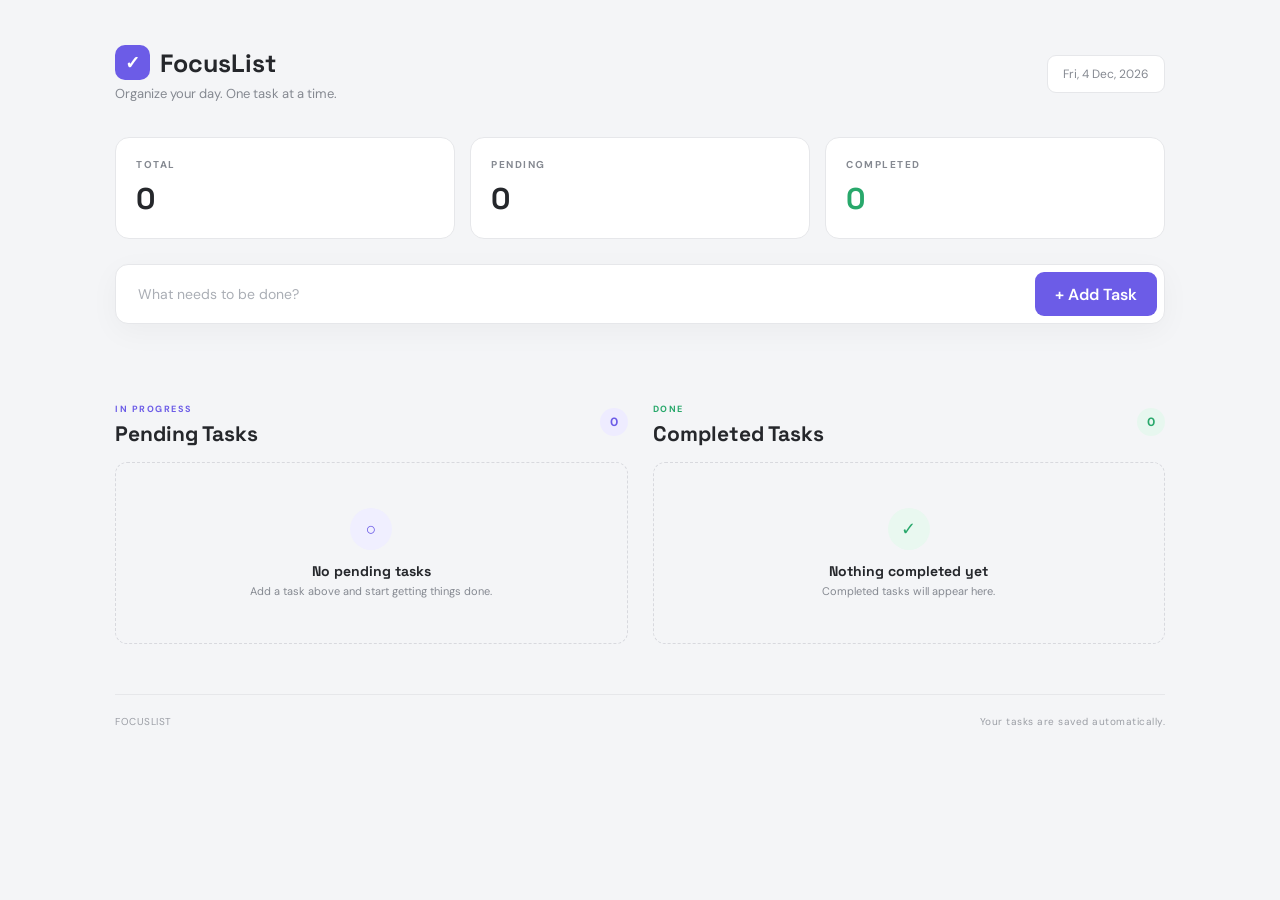
<file: WebDev-L2-ToDo/index.html>
<!DOCTYPE html>
<html lang="en">
<head>
    <meta charset="UTF-8">
    <meta name="viewport" content="width=device-width, initial-scale=1.0">

    <title>FocusList — To-Do Manager</title>

    <link rel="preconnect" href="https://fonts.googleapis.com">
    <link rel="preconnect" href="https://fonts.gstatic.com" crossorigin>
    <link href="https://fonts.googleapis.com/css2?family=DM+Sans:wght@400;500;600;700&family=Space+Grotesk:wght@500;600;700&display=swap" rel="stylesheet">

    <link rel="stylesheet" href="style.css">
</head>

<body>

    <div class="app-shell">

        <!-- HEADER -->

        <header class="header">

            <div>
                <div class="brand">
                    <span class="brand-mark">✓</span>
                    FocusList
                </div>

                <p class="tagline">
                    Organize your day. One task at a time.
                </p>
            </div>

            <div class="date-box">
                <span id="currentDate">Today</span>
            </div>

        </header>


        <!-- STATS -->

        <section class="stats">

            <div class="stat-card">
                <span class="stat-label">TOTAL</span>
                <strong id="totalCount">0</strong>
            </div>

            <div class="stat-card">
                <span class="stat-label">PENDING</span>
                <strong id="pendingCount">0</strong>
            </div>

            <div class="stat-card completed-stat">
                <span class="stat-label">COMPLETED</span>
                <strong id="completedCount">0</strong>
            </div>

        </section>


        <!-- ADD TASK -->

        <section class="add-section">

            <div class="input-wrapper">

                <input
                    type="text"
                    id="taskInput"
                    placeholder="What needs to be done?"
                    maxlength="120"
                    autocomplete="off"
                >

                <button id="addTaskBtn">
                    + Add Task
                </button>

            </div>

            <p id="inputError" class="input-error"></p>

        </section>


        <!-- TASK AREA -->

        <main class="task-area">

            <!-- PENDING -->

            <section class="task-section">

                <div class="section-header">

                    <div>
                        <span class="section-kicker">IN PROGRESS</span>
                        <h2>Pending Tasks</h2>
                    </div>

                    <span class="section-count" id="pendingBadge">
                        0
                    </span>

                </div>


                <div id="pendingList" class="task-list">

                    <div class="empty-state" id="pendingEmpty">

                        <div class="empty-icon">○</div>

                        <h3>No pending tasks</h3>

                        <p>
                            Add a task above and start getting things done.
                        </p>

                    </div>

                </div>

            </section>


            <!-- COMPLETED -->

            <section class="task-section completed-section">

                <div class="section-header">

                    <div>
                        <span class="section-kicker">DONE</span>
                        <h2>Completed Tasks</h2>
                    </div>

                    <span class="section-count completed-badge" id="completedBadge">
                        0
                    </span>

                </div>


                <div id="completedList" class="task-list">

                    <div class="empty-state" id="completedEmpty">

                        <div class="empty-icon">✓</div>

                        <h3>Nothing completed yet</h3>

                        <p>
                            Completed tasks will appear here.
                        </p>

                    </div>

                </div>

            </section>

        </main>


        <!-- FOOTER -->

        <footer>
            <span>FOCUSLIST</span>
            <span>Your tasks are saved automatically.</span>
        </footer>

    </div>


    <script src="script.js"></script>

</body>
</html>
</file>
<file: WebDev-L1-LandingPage/style.css>
/* =========================================
   NOVA LANDING PAGE
   Oasis Infobyte - Web Development L1 Task 1
========================================= */


/* =========================================
   RESET
========================================= */

* {
    margin: 0;
    padding: 0;
    box-sizing: border-box;
}

html {
    scroll-behavior: smooth;
}

body {
    font-family: "DM Sans", sans-serif;
    color: #17151f;
    background: #fbfafc;
    line-height: 1.6;
    overflow-x: hidden;
}

a {
    color: inherit;
    text-decoration: none;
}

button,
a {
    -webkit-tap-highlight-color: transparent;
}

img {
    max-width: 100%;
    display: block;
}


/* =========================================
   VARIABLES
========================================= */

:root {
    --purple: #7757ff;
    --purple-dark: #5d3df0;
    --purple-light: #eeeaff;
    --blue: #4f8cff;
    --green: #32b88b;
    --dark: #17151f;
    --muted: #6f6b78;
    --light-border: #e9e6ee;
    --white: #ffffff;
    --section-bg: #f5f3f8;
    --shadow: 0 25px 70px rgba(42, 31, 75, 0.12);
}


/* =========================================
   COMMON
========================================= */

.section-container {
    width: min(1180px, calc(100% - 40px));
    margin: 0 auto;
}

.section-padding {
    padding: 110px 0;
}

.eyebrow {
    display: inline-flex;
    align-items: center;
    gap: 9px;
    padding: 7px 13px;
    border: 1px solid rgba(119, 87, 255, 0.18);
    border-radius: 50px;
    background: rgba(119, 87, 255, 0.06);
    color: #6045dd;
    font-size: 12px;
    font-weight: 700;
    letter-spacing: 0.07em;
    text-transform: uppercase;
}

.status-dot {
    width: 7px;
    height: 7px;
    border-radius: 50%;
    background: var(--purple);
    box-shadow: 0 0 0 4px rgba(119, 87, 255, 0.12);
}

.section-heading {
    max-width: 700px;
    margin: 0 auto 60px;
    text-align: center;
}

.section-heading h2,
.workflow-content h2,
.about-content h2,
.cta-content h2 {
    margin-top: 22px;
    font-family: "Space Grotesk", sans-serif;
    font-size: clamp(42px, 5vw, 64px);
    line-height: 1.03;
    letter-spacing: -0.045em;
}

.section-heading h2 span,
.workflow-content h2 span,
.about-content h2 span,
.cta-content h2 span {
    color: var(--purple);
}

.section-heading p {
    max-width: 580px;
    margin: 22px auto 0;
    color: var(--muted);
    font-size: 17px;
}


/* =========================================
   NAVBAR
========================================= */

.navbar {
    position: sticky;
    top: 0;
    z-index: 1000;
    width: 100%;
    border-bottom: 1px solid rgba(233, 230, 238, 0.8);
    background: rgba(251, 250, 252, 0.88);
    backdrop-filter: blur(18px);
}

.nav-container {
    width: min(1180px, calc(100% - 40px));
    min-height: 76px;
    margin: 0 auto;
    display: flex;
    align-items: center;
    justify-content: space-between;
    gap: 30px;
}

.logo {
    display: inline-flex;
    align-items: center;
    gap: 10px;
    font-family: "Space Grotesk", sans-serif;
    font-size: 20px;
    font-weight: 700;
    letter-spacing: -0.03em;
}

.logo-mark {
    width: 32px;
    height: 32px;
    display: grid;
    place-items: center;
    border-radius: 10px;
    background: var(--purple);
    color: white;
    font-size: 15px;
    box-shadow: 0 8px 20px rgba(119, 87, 255, 0.25);
}

.nav-links {
    display: flex;
    align-items: center;
    gap: 34px;
}

.nav-links a {
    color: #625e6c;
    font-size: 14px;
    font-weight: 500;
    transition: color 0.2s ease;
}

.nav-links a:hover {
    color: var(--purple);
}

.nav-button {
    padding: 11px 19px;
    border-radius: 9px;
    background: var(--dark);
    color: white;
    font-size: 13px;
    font-weight: 700;
    transition: transform 0.2s ease, background 0.2s ease;
}

.nav-button:hover {
    background: var(--purple);
    transform: translateY(-2px);
}


/* =========================================
   HERO
========================================= */

.hero {
    position: relative;
    min-height: 800px;
    padding: 100px 0 90px;
    overflow: hidden;
}

.hero-background {
    position: absolute;
    top: -350px;
    left: 50%;
    width: 900px;
    height: 900px;
    transform: translateX(-50%);
    border-radius: 50%;
    background:
        radial-gradient(
            circle,
            rgba(119, 87, 255, 0.15) 0%,
            rgba(119, 87, 255, 0.06) 34%,
            transparent 68%
        );
    pointer-events: none;
}

.hero-container {
    position: relative;
    z-index: 1;
    width: min(1180px, calc(100% - 40px));
    margin: 0 auto;
    display: grid;
    grid-template-columns: 0.9fr 1.1fr;
    align-items: center;
    gap: 70px;
}

.hero-content h1 {
    max-width: 650px;
    margin-top: 25px;
    font-family: "Space Grotesk", sans-serif;
    font-size: clamp(58px, 7vw, 86px);
    line-height: 0.98;
    letter-spacing: -0.065em;
}

.hero-content h1 span {
    display: block;
    color: var(--purple);
}

.hero-description {
    max-width: 570px;
    margin-top: 28px;
    color: var(--muted);
    font-size: 18px;
    line-height: 1.75;
}

.hero-actions {
    display: flex;
    flex-wrap: wrap;
    gap: 13px;
    margin-top: 35px;
}

.primary-button,
.secondary-button {
    min-height: 49px;
    padding: 0 20px;
    display: inline-flex;
    align-items: center;
    justify-content: center;
    gap: 13px;
    border-radius: 10px;
    font-size: 14px;
    font-weight: 700;
    transition:
        transform 0.2s ease,
        box-shadow 0.2s ease,
        background 0.2s ease;
}

.primary-button {
    background: var(--purple);
    color: white;
    box-shadow: 0 12px 30px rgba(119, 87, 255, 0.24);
}

.primary-button:hover {
    background: var(--purple-dark);
    transform: translateY(-3px);
    box-shadow: 0 17px 35px rgba(119, 87, 255, 0.3);
}

.primary-button span {
    font-size: 18px;
}

.secondary-button {
    border: 1px solid var(--light-border);
    background: white;
    color: #302c38;
}

.secondary-button:hover {
    transform: translateY(-3px);
    box-shadow: 0 12px 30px rgba(40, 30, 60, 0.08);
}

.hero-trust {
    display: flex;
    align-items: center;
    gap: 14px;
    margin-top: 42px;
}

.hero-trust strong {
    display: block;
    font-size: 13px;
}

.hero-trust p {
    color: var(--muted);
    font-size: 12px;
}

.avatar-stack {
    display: flex;
    align-items: center;
}

.avatar-stack span {
    width: 32px;
    height: 32px;
    margin-left: -7px;
    display: grid;
    place-items: center;
    border: 2px solid #fbfafc;
    border-radius: 50%;
    background: #dfd9ff;
    color: #5940d5;
    font-size: 9px;
    font-weight: 800;
}

.avatar-stack span:first-child {
    margin-left: 0;
}


/* =========================================
   HERO PRODUCT MOCKUP
========================================= */

.hero-visual {
    position: relative;
    min-height: 500px;
    display: flex;
    align-items: center;
    justify-content: center;
}

.dashboard-card {
    position: relative;
    width: 100%;
    border: 1px solid rgba(224, 220, 231, 0.9);
    border-radius: 20px;
    background: white;
    box-shadow: var(--shadow);
    overflow: hidden;
    transform: perspective(1200px) rotateY(-4deg) rotateX(2deg);
}

.dashboard-top {
    height: 48px;
    padding: 0 15px;
    display: flex;
    align-items: center;
    justify-content: space-between;
    border-bottom: 1px solid #eeeaf1;
    background: #fbfafc;
}

.window-controls {
    display: flex;
    gap: 5px;
}

.window-controls span {
    width: 7px;
    height: 7px;
    border-radius: 50%;
    background: #d5d1dc;
}

.dashboard-title {
    color: #817c88;
    font-size: 10px;
    font-weight: 600;
}

.dashboard-profile {
    width: 25px;
    height: 25px;
    display: grid;
    place-items: center;
    border-radius: 50%;
    background: #ded8ff;
    color: #5f45dc;
    font-size: 8px;
    font-weight: 800;
}

.dashboard-body {
    display: flex;
    min-height: 370px;
}

.dashboard-sidebar {
    width: 145px;
    padding: 20px 12px;
    border-right: 1px solid #eeeaf1;
    background: #fbfafc;
}

.sidebar-logo {
    display: flex;
    align-items: center;
    gap: 7px;
    margin-bottom: 25px;
    font-family: "Space Grotesk", sans-serif;
    font-size: 12px;
    font-weight: 700;
}

.mini-logo {
    width: 21px;
    height: 21px;
    display: grid;
    place-items: center;
    border-radius: 6px;
    background: var(--purple);
    color: white;
    font-size: 8px;
}

.sidebar-item {
    display: flex;
    align-items: center;
    gap: 9px;
    padding: 9px 8px;
    margin-bottom: 5px;
    border-radius: 7px;
    color: #898490;
    font-size: 9px;
}

.sidebar-item span {
    width: 13px;
    text-align: center;
}

.sidebar-item.active {
    background: #ebe7ff;
    color: #654ce1;
    font-weight: 700;
}

.dashboard-main {
    flex: 1;
    padding: 23px;
}

.dashboard-heading {
    display: flex;
    justify-content: space-between;
    align-items: flex-start;
}

.dashboard-heading small {
    color: #9a95a1;
    font-size: 7px;
    font-weight: 700;
    letter-spacing: 0.08em;
}

.dashboard-heading h3 {
    margin-top: 4px;
    font-family: "Space Grotesk", sans-serif;
    font-size: 18px;
    letter-spacing: -0.04em;
}

.notification {
    width: 27px;
    height: 27px;
    display: grid;
    place-items: center;
    border: 1px solid #eeeaf1;
    border-radius: 7px;
    color: #8a8591;
    font-size: 12px;
}

.stats-grid {
    display: grid;
    grid-template-columns: repeat(3, 1fr);
    gap: 9px;
    margin-top: 18px;
}

.stat-card {
    padding: 12px;
    display: flex;
    align-items: center;
    gap: 9px;
    border: 1px solid #eeeaf1;
    border-radius: 9px;
}

.stat-card strong {
    display: block;
    font-family: "Space Grotesk", sans-serif;
    font-size: 16px;
}

.stat-card small {
    color: #96919e;
    font-size: 7px;
}

.stat-icon {
    width: 25px;
    height: 25px;
    display: grid;
    place-items: center;
    border-radius: 7px;
    font-size: 10px;
}

.purple {
    background: #ebe7ff;
    color: #674ce4;
}

.blue {
    background: #e7f0ff;
    color: #4784e9;
}

.green {
    background: #e3f8f0;
    color: #2ba579;
}

.dashboard-grid {
    display: grid;
    grid-template-columns: 1.25fr 0.75fr;
    gap: 10px;
    margin-top: 10px;
}

.progress-card,
.ai-card {
    min-height: 145px;
    padding: 15px;
    border: 1px solid #eeeaf1;
    border-radius: 10px;
}

.card-header {
    display: flex;
    align-items: flex-start;
    justify-content: space-between;
}

.card-header small {
    color: #9a95a1;
    font-size: 7px;
    font-weight: 700;
}

.card-header h4 {
    margin-top: 3px;
    font-size: 11px;
}

.card-header > span {
    color: var(--purple);
    font-size: 14px;
    font-weight: 800;
}

.progress-bar {
    height: 7px;
    margin-top: 15px;
    overflow: hidden;
    border-radius: 10px;
    background: #eeeaf2;
}

.progress-fill {
    width: 92%;
    height: 100%;
    border-radius: inherit;
    background: linear-gradient(90deg, #7757ff, #9c87ff);
}

.progress-card p {
    margin-top: 9px;
    color: #918c98;
    font-size: 7px;
}

.ai-card {
    position: relative;
    background: #f2efff;
    border-color: #e1dbff;
}

.ai-badge {
    color: #7257dd;
    font-size: 7px;
    font-weight: 800;
}

.ai-card h4 {
    max-width: 130px;
    margin-top: 10px;
    font-family: "Space Grotesk", sans-serif;
    font-size: 12px;
    line-height: 1.2;
}

.ai-card p {
    max-width: 140px;
    margin-top: 6px;
    color: #81799b;
    font-size: 7px;
}

.ai-arrow {
    position: absolute;
    right: 15px;
    bottom: 14px;
    color: #7257dd;
    font-weight: 800;
}

.floating-card {
    position: absolute;
    z-index: 3;
    display: flex;
    align-items: center;
    gap: 9px;
    padding: 10px 13px;
    border: 1px solid rgba(229, 225, 235, 0.9);
    border-radius: 10px;
    background: rgba(255, 255, 255, 0.95);
    box-shadow: 0 15px 35px rgba(43, 34, 65, 0.13);
    font-size: 9px;
    font-weight: 700;
    backdrop-filter: blur(10px);
}

.floating-card span {
    width: 24px;
    height: 24px;
    display: grid;
    place-items: center;
    border-radius: 7px;
    background: #eeeaff;
    color: var(--purple);
}

.floating-card strong {
    display: block;
}

.floating-card small {
    display: block;
    margin-top: 1px;
    color: #918c98;
    font-size: 7px;
    font-weight: 500;
}

.floating-one {
    top: 38px;
    right: -24px;
}

.floating-two {
    bottom: 35px;
    left: -27px;
}


/* =========================================
   TRUSTED
========================================= */

.trusted {
    padding: 34px 0;
    border-top: 1px solid #ece9f0;
    border-bottom: 1px solid #ece9f0;
    background: white;
}

.trusted p {
    margin-bottom: 20px;
    text-align: center;
    color: #aaa5af;
    font-size: 10px;
    font-weight: 800;
    letter-spacing: 0.12em;
}

.company-row {
    display: flex;
    justify-content: space-between;
    align-items: center;
    gap: 30px;
    color: #8b8790;
    font-family: "Space Grotesk", sans-serif;
    font-size: 20px;
    font-weight: 700;
}


/* =========================================
   FEATURES
========================================= */

.features {
    background: #fbfafc;
}

.feature-grid {
    display: grid;
    grid-template-columns: 1.2fr 0.8fr;
    gap: 18px;
}

.feature-card {
    min-height: 390px;
    padding: 32px;
    border: 1px solid var(--light-border);
    border-radius: 20px;
    background: white;
    overflow: hidden;
    transition:
        transform 0.25s ease,
        box-shadow 0.25s ease;
}

.feature-card:hover {
    transform: translateY(-5px);
    box-shadow: 0 18px 45px rgba(40, 30, 60, 0.08);
}

.feature-card:nth-child(3) {
    grid-column: 1 / -1;
    min-height: 310px;
}

.feature-icon {
    width: 43px;
    height: 43px;
    display: grid;
    place-items: center;
    border-radius: 12px;
    font-size: 19px;
}

.purple-icon {
    background: #eeeaff;
    color: var(--purple);
}

.blue-icon {
    background: #e9f1ff;
    color: var(--blue);
}

.green-icon {
    background: #e6f8f1;
    color: var(--green);
}

.feature-card h3 {
    margin-top: 23px;
    font-family: "Space Grotesk", sans-serif;
    font-size: 24px;
    letter-spacing: -0.03em;
}

.feature-card > p {
    max-width: 480px;
    margin-top: 10px;
    color: var(--muted);
    font-size: 14px;
}

.feature-demo {
    margin-top: 28px;
}

.ai-demo {
    max-width: 500px;
    padding: 16px;
    border: 1px solid #eeeaf1;
    border-radius: 12px;
    background: #faf9fc;
}

.ai-line {
    padding: 10px;
    display: flex;
    align-items: center;
    gap: 8px;
    border-radius: 8px;
    background: white;
    color: #77717f;
    font-size: 11px;
}

.ai-line span {
    color: var(--purple);
}

.ai-response {
    margin-top: 13px;
    color: #3d3944;
    font-size: 10px;
    font-weight: 600;
}

.demo-tags {
    display: flex;
    gap: 7px;
    margin-top: 12px;
}

.demo-tags span {
    padding: 5px 9px;
    border-radius: 6px;
    background: #eeeaff;
    color: #6d52dc;
    font-size: 8px;
    font-weight: 700;
}

.workspace-demo {
    margin-top: 28px;
    padding: 12px;
    border: 1px solid #eeeaf1;
    border-radius: 12px;
    background: #faf9fc;
}

.workspace-row {
    padding: 10px;
    display: flex;
    align-items: center;
    gap: 8px;
    border-radius: 7px;
    color: #807a87;
    font-size: 9px;
}

.workspace-row b {
    margin-left: auto;
    font-size: 8px;
}

.workspace-row.active-row {
    background: #ebe7ff;
    color: #654bdf;
    font-weight: 700;
}

.flow-demo {
    max-width: 650px;
    margin-top: 28px;
    display: flex;
    align-items: center;
}

.flow-item {
    min-width: 150px;
    padding: 14px;
    display: flex;
    align-items: center;
    gap: 8px;
    border: 1px solid #eeeaf1;
    border-radius: 10px;
    background: #faf9fc;
    color: #5f5a66;
    font-size: 9px;
    font-weight: 700;
}

.flow-item span {
    width: 20px;
    height: 20px;
    display: grid;
    place-items: center;
    border-radius: 6px;
    background: #e6f8f1;
    color: var(--green);
}

.flow-line {
    width: 35px;
    height: 1px;
    background: #ddd8e4;
}


/* =========================================
   WORKFLOW
========================================= */

.workflow {
    background: #f5f3f8;
}

.workflow-layout {
    display: grid;
    grid-template-columns: 0.9fr 1.1fr;
    gap: 90px;
    align-items: center;
}

.workflow-content > p {
    max-width: 500px;
    margin-top: 25px;
    color: var(--muted);
    font-size: 16px;
    line-height: 1.75;
}

.steps {
    margin-top: 40px;
}

.step {
    position: relative;
    display: flex;
    gap: 18px;
    padding: 17px 0;
    border-bottom: 1px solid #dfdbe4;
}

.step > span {
    color: #aaa4b0;
    font-family: "Space Grotesk", sans-serif;
    font-size: 13px;
    font-weight: 700;
}

.step h4 {
    font-family: "Space Grotesk", sans-serif;
    font-size: 16px;
}

.step p {
    margin-top: 3px;
    color: #88828e;
    font-size: 12px;
}

.active-step > span,
.active-step h4 {
    color: var(--purple);
}

.workflow-visual {
    min-height: 510px;
    display: grid;
    place-items: center;
    border-radius: 25px;
    background:
        radial-gradient(
            circle at 50% 35%,
            rgba(119, 87, 255, 0.13),
            transparent 55%
        ),
        #ece9f1;
}

.idea-card {
    width: min(390px, 80%);
    padding: 27px;
    border: 1px solid #e5e1ea;
    border-radius: 17px;
    background: white;
    box-shadow: 0 25px 60px rgba(43, 34, 65, 0.12);
}

.idea-header {
    display: flex;
    justify-content: space-between;
    color: #a19ba7;
    font-size: 8px;
    font-weight: 800;
    letter-spacing: 0.08em;
}

.idea-card h3 {
    margin-top: 22px;
    font-family: "Space Grotesk", sans-serif;
    font-size: 23px;
    line-height: 1.15;
    letter-spacing: -0.04em;
}

.idea-card > p {
    margin-top: 10px;
    color: #85808c;
    font-size: 11px;
}

.idea-divider {
    height: 1px;
    margin: 22px 0;
    background: #eeeaf1;
}

.generated-title {
    display: flex;
    align-items: center;
    gap: 7px;
    color: #674ce0;
    font-size: 9px;
    font-weight: 800;
}

.generated-list {
    margin-top: 15px;
}

.generated-list div {
    padding: 8px 0;
    display: flex;
    align-items: center;
    gap: 9px;
    border-bottom: 1px solid #f0edf3;
    color: #625d68;
    font-size: 10px;
}

.generated-list span {
    color: var(--purple);
}

.mini-button {
    width: 100%;
    margin-top: 17px;
    padding: 10px;
    border: 0;
    border-radius: 8px;
    background: #17151f;
    color: white;
    font-family: "DM Sans", sans-serif;
    font-size: 9px;
    font-weight: 700;
}


/* =========================================
   ABOUT
========================================= */

.about {
    background: white;
}

.about-card {
    min-height: 500px;
    display: grid;
    grid-template-columns: 1fr 0.8fr;
    overflow: hidden;
    border-radius: 25px;
    background: #17151f;
    color: white;
}

.about-content {
    padding: 70px;
}

.about-content .eyebrow {
    background: rgba(119, 87, 255, 0.12);
    border-color: rgba(119, 87, 255, 0.25);
}

.about-content h2 {
    max-width: 520px;
}

.about-content h2 span {
    color: #9c87ff;
}

.about-content > p {
    max-width: 540px;
    margin-top: 25px;
    color: #aaa6b2;
    font-size: 15px;
    line-height: 1.8;
}

.about-stats {
    margin-top: 40px;
    display: flex;
    gap: 45px;
}

.about-stats strong {
    display: block;
    font-family: "Space Grotesk", sans-serif;
    font-size: 25px;
}

.about-stats span {
    display: block;
    margin-top: 3px;
    color: #85818c;
    font-size: 10px;
}

.about-art {
    position: relative;
    overflow: hidden;
    background:
        radial-gradient(
            circle at center,
            rgba(119, 87, 255, 0.35),
            transparent 55%
        ),
        #211d2d;
}

.orb {
    position: absolute;
    border: 1px solid rgba(157, 135, 255, 0.28);
    border-radius: 50%;
}

.orb-one {
    width: 400px;
    height: 400px;
    top: 50%;
    left: 50%;
    transform: translate(-50%, -50%);
}

.orb-two {
    width: 280px;
    height: 280px;
    top: 50%;
    left: 50%;
    transform: translate(-50%, -50%);
}

.orb-three {
    width: 150px;
    height: 150px;
    top: 50%;
    left: 50%;
    transform: translate(-50%, -50%);
    background: rgba(119, 87, 255, 0.18);
    box-shadow: 0 0 80px rgba(119, 87, 255, 0.35);
}

.art-center {
    position: absolute;
    top: 50%;
    left: 50%;
    width: 100px;
    height: 100px;
    transform: translate(-50%, -50%);
    display: grid;
    place-items: center;
    align-content: center;
    gap: 3px;
    border: 1px solid rgba(255, 255, 255, 0.15);
    border-radius: 25px;
    background: rgba(255, 255, 255, 0.06);
    backdrop-filter: blur(10px);
    font-family: "Space Grotesk", sans-serif;
    font-size: 13px;
    font-weight: 700;
}

.art-center span {
    color: #aa99ff;
    font-size: 20px;
}


/* =========================================
   CTA
========================================= */

.cta {
    padding-top: 70px;
    padding-bottom: 100px;
    background: white;
}

.cta-card {
    position: relative;
    min-height: 440px;
    display: grid;
    place-items: center;
    overflow: hidden;
    border-radius: 25px;
    background:
        radial-gradient(
            circle at 50% 0%,
            rgba(137, 111, 255, 0.3),
            transparent 45%
        ),
        #17151f;
    color: white;
}

.cta-glow {
    position: absolute;
    width: 550px;
    height: 550px;
    top: -380px;
    left: 50%;
    transform: translateX(-50%);
    border-radius: 50%;
    background: rgba(119, 87, 255, 0.3);
    filter: blur(50px);
}

.cta-content {
    position: relative;
    z-index: 1;
    max-width: 700px;
    padding: 40px;
    text-align: center;
}

.light-eyebrow {
    color: #c1b7ff;
    border-color: rgba(161, 143, 255, 0.25);
    background: rgba(119, 87, 255, 0.12);
}

.cta-content h2 {
    margin-top: 20px;
}

.cta-content h2 span {
    color: #a796ff;
}

.cta-content p {
    max-width: 520px;
    margin: 22px auto 30px;
    color: #a8a4af;
    font-size: 15px;
}

.cta-button {
    margin: 0 auto;
}


/* =========================================
   FOOTER
========================================= */

.footer {
    padding: 70px 0 30px;
    background: #fbfafc;
    border-top: 1px solid #ece9f0;
}

.footer-main {
    display: grid;
    grid-template-columns: 2fr repeat(3, 1fr);
    gap: 50px;
    padding-bottom: 55px;
}

.footer-brand p {
    max-width: 280px;
    margin-top: 16px;
    color: #85808b;
    font-size: 12px;
    line-height: 1.7;
}

.footer-column {
    display: flex;
    flex-direction: column;
    gap: 11px;
}

.footer-column h4 {
    margin-bottom: 6px;
    font-size: 12px;
}

.footer-column a {
    color: #817c87;
    font-size: 11px;
    transition: color 0.2s ease;
}

.footer-column a:hover {
    color: var(--purple);
}

.footer-bottom {
    padding-top: 22px;
    display: flex;
    justify-content: space-between;
    border-top: 1px solid #e9e6ed;
    color: #aaa5af;
    font-size: 10px;
}


/* =========================================
   RESPONSIVE — TABLET
========================================= */

@media (max-width: 1000px) {

    .hero-container {
        grid-template-columns: 1fr;
        gap: 60px;
    }

    .hero-content {
        max-width: 760px;
        margin: 0 auto;
        text-align: center;
    }

    .hero-content .eyebrow,
    .hero-actions,
    .hero-trust {
        justify-content: center;
    }

    .hero-description {
        margin-left: auto;
        margin-right: auto;
    }

    .hero-visual {
        width: min(720px, 100%);
        margin: 0 auto;
    }

    .workflow-layout {
        grid-template-columns: 1fr;
        gap: 50px;
    }

    .workflow-content {
        max-width: 700px;
    }

    .workflow-visual {
        min-height: 450px;
    }

    .about-card {
        grid-template-columns: 1fr;
    }

    .about-art {
        min-height: 400px;
    }
}


/* =========================================
   RESPONSIVE — MOBILE
========================================= */

@media (max-width: 700px) {

    .section-container,
    .nav-container,
    .hero-container {
        width: min(100% - 28px, 1180px);
    }

    .section-padding {
        padding: 75px 0;
    }

    .nav-container {
        min-height: 68px;
    }

    .nav-links {
        display: none;
    }

    .nav-button {
        padding: 9px 14px;
        font-size: 11px;
    }

    .logo {
        font-size: 17px;
    }

    .logo-mark {
        width: 29px;
        height: 29px;
    }

    .hero {
        min-height: auto;
        padding: 70px 0 60px;
    }

    .hero-content h1 {
        font-size: clamp(48px, 14vw, 68px);
    }

    .hero-description {
        font-size: 15px;
    }

    .hero-actions {
        flex-direction: column;
    }

    .primary-button,
    .secondary-button {
        width: 100%;
    }

    .hero-trust {
        text-align: left;
    }

    .hero-visual {
        min-height: 330px;
    }

    .dashboard-card {
        transform: none;
    }

    .dashboard-sidebar {
        display: none;
    }

    .dashboard-main {
        padding: 15px;
    }

    .dashboard-body {
        min-height: 280px;
    }

    .dashboard-heading h3 {
        font-size: 14px;
    }

    .stats-grid {
        gap: 5px;
    }

    .stat-card {
        padding: 8px;
        gap: 5px;
    }

    .stat-icon {
        display: none;
    }

    .stat-card strong {
        font-size: 12px;
    }

    .dashboard-grid {
        grid-template-columns: 1fr;
    }

    .progress-card,
    .ai-card {
        min-height: 110px;
    }

    .floating-card {
        display: none;
    }

    .trusted {
        padding: 27px 0;
    }

    .company-row {
        flex-wrap: wrap;
        justify-content: center;
        gap: 17px 28px;
        font-size: 15px;
    }

    .section-heading {
        margin-bottom: 40px;
    }

    .section-heading h2,
    .workflow-content h2,
    .about-content h2,
    .cta-content h2 {
        font-size: 42px;
    }

    .feature-grid {
        grid-template-columns: 1fr;
    }

    .feature-card,
    .feature-card:nth-child(3) {
        grid-column: auto;
        min-height: auto;
        padding: 25px;
    }

    .flow-demo {
        flex-direction: column;
        align-items: stretch;
    }

    .flow-item {
        width: 100%;
    }

    .flow-line {
        width: 1px;
        height: 20px;
        margin: 0 auto;
    }

    .workflow-visual {
        min-height: 400px;
    }

    .idea-card {
        width: 88%;
    }

    .about-content {
        padding: 40px 25px;
    }

    .about-stats {
        flex-wrap: wrap;
        gap: 25px;
    }

    .about-art {
        min-height: 330px;
    }

    .cta-card {
        min-height: 430px;
    }

    .cta-content {
        padding: 25px;
    }

    .footer-main {
        grid-template-columns: 1fr 1fr;
        gap: 35px;
    }

    .footer-brand {
        grid-column: 1 / -1;
    }

    .footer-bottom {
        flex-direction: column;
        gap: 8px;
    }
}


/* =========================================
   VERY SMALL DEVICES
========================================= */

@media (max-width: 400px) {

    .nav-button {
        display: none;
    }

    .hero-content h1 {
        font-size: 46px;
    }

    .section-heading h2,
    .workflow-content h2,
    .about-content h2,
    .cta-content h2 {
        font-size: 36px;
    }

    .stats-grid {
        grid-template-columns: 1fr;
    }

    .stat-card {
        justify-content: center;
    }

    .footer-main {
        grid-template-columns: 1fr;
    }

    .footer-brand {
        grid-column: auto;
    }
}
</file>
<file: WebDev-L1-Portfolio/style.css>
/* ================================
   RESET & GLOBAL STYLES
================================ */

* {
    margin: 0;
    padding: 0;
    box-sizing: border-box;
}

html {
    scroll-behavior: smooth;
}

:root {
    --bg: #0b0b0f;
    --bg-soft: #111116;
    --card: #15151b;
    --card-light: #1b1b22;
    --text: #f5f5f7;
    --muted: #9999a6;
    --line: rgba(255, 255, 255, 0.09);
    --accent: #a78bfa;
    --accent-light: #c4b5fd;
    --white: #ffffff;
}

body {
    font-family: "DM Sans", sans-serif;
    background: var(--bg);
    color: var(--text);
    line-height: 1.6;
    overflow-x: hidden;
}

a {
    color: inherit;
    text-decoration: none;
}

button,
a {
    -webkit-tap-highlight-color: transparent;
}

.container {
    width: min(1160px, calc(100% - 40px));
    margin: 0 auto;
}


/* ================================
   NAVBAR
================================ */

.navbar {
    position: sticky;
    top: 0;
    z-index: 1000;
    width: 100%;
    background: rgba(11, 11, 15, 0.82);
    backdrop-filter: blur(18px);
    border-bottom: 1px solid var(--line);
}

.nav-container {
    min-height: 76px;
    display: flex;
    align-items: center;
    justify-content: space-between;
    gap: 30px;
}

.logo {
    font-family: "Space Grotesk", sans-serif;
    font-size: 27px;
    font-weight: 700;
    letter-spacing: -1.5px;
}

.logo span {
    color: var(--accent);
}

.nav-links {
    display: flex;
    align-items: center;
    gap: 34px;
}

.nav-links a {
    color: var(--muted);
    font-size: 14px;
    font-weight: 500;
    transition: color 0.25s ease;
}

.nav-links a:hover {
    color: var(--white);
}

.nav-button {
    padding: 10px 19px;
    border: 1px solid var(--line);
    border-radius: 999px;
    font-size: 13px;
    font-weight: 600;
    transition: all 0.25s ease;
}

.nav-button:hover {
    background: var(--white);
    color: var(--bg);
}


/* ================================
   HERO
================================ */

.hero {
    position: relative;
    min-height: calc(100vh - 76px);
    display: flex;
    align-items: center;
    overflow: hidden;
}

.hero-glow {
    position: absolute;
    border-radius: 50%;
    pointer-events: none;
    filter: blur(80px);
}

.glow-one {
    width: 340px;
    height: 340px;
    background: rgba(124, 92, 246, 0.13);
    top: 8%;
    right: 8%;
}

.glow-two {
    width: 250px;
    height: 250px;
    background: rgba(167, 139, 250, 0.08);
    bottom: 5%;
    left: 12%;
}

.hero-content {
    display: grid;
    grid-template-columns: 1.05fr 0.95fr;
    align-items: center;
    gap: 70px;
    padding: 90px 0;
}

.hero-text {
    position: relative;
    z-index: 2;
}

.availability {
    display: inline-flex;
    align-items: center;
    gap: 9px;
    padding: 7px 13px;
    margin-bottom: 28px;
    border: 1px solid var(--line);
    border-radius: 999px;
    background: rgba(255, 255, 255, 0.025);
    color: var(--muted);
    font-size: 12px;
}

.status-dot {
    width: 7px;
    height: 7px;
    border-radius: 50%;
    background: #8be28b;
    box-shadow: 0 0 10px rgba(139, 226, 139, 0.7);
}

.eyebrow {
    margin-bottom: 15px;
    color: var(--accent-light);
    font-size: 12px;
    font-weight: 700;
    letter-spacing: 2px;
    text-transform: uppercase;
}

.hero h1 {
    font-family: "Space Grotesk", sans-serif;
    font-size: clamp(60px, 8vw, 96px);
    line-height: 0.95;
    letter-spacing: -5px;
    font-weight: 700;
}

.hero h1 span {
    display: block;
    color: var(--accent);
}

.hero h2 {
    margin-top: 22px;
    font-family: "Space Grotesk", sans-serif;
    font-size: clamp(22px, 3vw, 30px);
    font-weight: 500;
    color: #dddde5;
}

.hero-description {
    max-width: 560px;
    margin-top: 20px;
    color: var(--muted);
    font-size: 16px;
    line-height: 1.8;
}

.hero-buttons {
    display: flex;
    align-items: center;
    gap: 13px;
    margin-top: 34px;
}

.primary-btn,
.secondary-btn {
    display: inline-flex;
    align-items: center;
    justify-content: center;
    gap: 12px;
    min-height: 48px;
    padding: 0 21px;
    border-radius: 10px;
    font-size: 13px;
    font-weight: 700;
    transition: all 0.25s ease;
}

.primary-btn {
    background: var(--white);
    color: var(--bg);
}

.primary-btn:hover {
    transform: translateY(-2px);
    box-shadow: 0 12px 35px rgba(255, 255, 255, 0.12);
}

.primary-btn span {
    font-size: 17px;
}

.secondary-btn {
    border: 1px solid var(--line);
    color: var(--text);
}

.secondary-btn:hover {
    background: rgba(255, 255, 255, 0.05);
}

.hero-socials {
    display: flex;
    align-items: center;
    gap: 12px;
    margin-top: 30px;
    color: #666674;
    font-size: 13px;
}

.hero-socials a {
    transition: color 0.25s ease;
}

.hero-socials a:hover {
    color: var(--white);
}


/* ================================
   HERO VISUAL
================================ */

.hero-visual {
    display: flex;
    justify-content: center;
    position: relative;
}

.avatar-card {
    position: relative;
    width: min(410px, 100%);
    aspect-ratio: 0.86;
    border: 1px solid var(--line);
    border-radius: 28px;
    background:
        radial-gradient(circle at 50% 25%, rgba(167, 139, 250, 0.18), transparent 34%),
        linear-gradient(145deg, #17171f, #0e0e13);
    box-shadow:
        0 30px 90px rgba(0, 0, 0, 0.4),
        inset 0 1px rgba(255, 255, 255, 0.05);
    overflow: visible;
}

.avatar-background {
    position: absolute;
    inset: 22px;
    border-radius: 22px;
    border: 1px solid rgba(255, 255, 255, 0.06);
    background:
        linear-gradient(145deg, rgba(167, 139, 250, 0.12), transparent 45%),
        #101015;
    display: flex;
    align-items: center;
    justify-content: center;
    overflow: hidden;
}

.avatar-background::before,
.avatar-background::after {
    content: "";
    position: absolute;
    border: 1px solid rgba(167, 139, 250, 0.18);
    border-radius: 50%;
}

.avatar-background::before {
    width: 300px;
    height: 300px;
}

.avatar-background::after {
    width: 220px;
    height: 220px;
}

.avatar-shape {
    position: relative;
    z-index: 2;
    width: 250px;
    height: 300px;
    border-radius: 24px;
    overflow: hidden;
    border: 1px solid rgba(255, 255, 255, 0.15);
    background: #17171f;
    box-shadow:
        0 20px 50px rgba(0, 0, 0, 0.4),
        0 0 50px rgba(167, 139, 250, 0.1);
}

.avatar-shape img {
    width: 100%;
    height: 100%;
    display: block;
    object-fit: cover;
    object-position: center top;
}

.floating-card {
    position: absolute;
    z-index: 5;
    display: flex;
    align-items: center;
    gap: 11px;
    padding: 13px 16px;
    border: 1px solid var(--line);
    border-radius: 13px;
    background: rgba(24, 24, 31, 0.92);
    backdrop-filter: blur(12px);
    box-shadow: 0 18px 40px rgba(0, 0, 0, 0.28);
}

.card-top {
    top: 52px;
    right: -42px;
}

.card-bottom {
    bottom: 55px;
    left: -45px;
}

.mini-icon {
    width: 31px;
    height: 31px;
    display: grid;
    place-items: center;
    border-radius: 9px;
    background: rgba(167, 139, 250, 0.12);
    color: var(--accent-light);
}

.floating-card strong {
    display: block;
    font-family: "Space Grotesk", sans-serif;
    font-size: 13px;
}

.floating-card small {
    display: block;
    color: var(--muted);
    font-size: 10px;
}


/* ================================
   SECTIONS
================================ */

.section {
    padding: 120px 0;
    border-top: 1px solid var(--line);
}

.section-heading {
    max-width: 700px;
}

.section-heading h2 {
    font-family: "Space Grotesk", sans-serif;
    font-size: clamp(38px, 5vw, 60px);
    line-height: 1.05;
    letter-spacing: -3px;
}

.section-heading h2 span {
    color: var(--muted);
}

.centered {
    margin: 0 auto 55px;
    text-align: center;
}


/* ================================
   ABOUT
================================ */

.about-grid {
    display: grid;
    grid-template-columns: 1.3fr 0.7fr;
    gap: 80px;
    margin-top: 60px;
}

.about-main {
    max-width: 680px;
}

.about-main p {
    color: var(--muted);
    font-size: 16px;
    line-height: 1.9;
    margin-bottom: 22px;
}

.about-main .large-text {
    color: var(--text);
    font-family: "Space Grotesk", sans-serif;
    font-size: 23px;
    line-height: 1.5;
}

.about-stats {
    display: grid;
    grid-template-columns: 1fr;
    gap: 15px;
}

.stat {
    padding: 24px;
    border: 1px solid var(--line);
    border-radius: 16px;
    background: var(--card);
}

.stat strong {
    display: block;
    font-family: "Space Grotesk", sans-serif;
    font-size: 30px;
    color: var(--accent-light);
}

.stat span {
    color: var(--muted);
    font-size: 13px;
}


/* ================================
   SKILLS
================================ */

.skills-section {
    background: #0e0e13;
}

.skills-grid {
    display: grid;
    grid-template-columns: repeat(4, 1fr);
    gap: 15px;
}

.skill-card {
    min-height: 320px;
    padding: 28px;
    border: 1px solid var(--line);
    border-radius: 18px;
    background: var(--card);
    transition:
        transform 0.25s ease,
        border-color 0.25s ease;
}

.skill-card:hover {
    transform: translateY(-5px);
    border-color: rgba(167, 139, 250, 0.35);
}

.skill-number {
    color: #656573;
    font-family: "Space Grotesk", sans-serif;
    font-size: 12px;
}

.skill-card h3 {
    margin-top: 38px;
    font-family: "Space Grotesk", sans-serif;
    font-size: 22px;
}

.skill-card p {
    margin-top: 13px;
    color: var(--muted);
    font-size: 13px;
    line-height: 1.7;
}

.skill-tags,
.project-tech {
    display: flex;
    flex-wrap: wrap;
    gap: 7px;
}

.skill-tags {
    margin-top: 25px;
}

.skill-tags span,
.project-tech span {
    padding: 6px 9px;
    border: 1px solid var(--line);
    border-radius: 7px;
    color: #b7b7c2;
    font-size: 10px;
}


/* ================================
   PROJECTS
================================ */

.projects-header {
    display: flex;
    align-items: flex-end;
    justify-content: space-between;
    gap: 50px;
    margin-bottom: 55px;
}

.projects-intro {
    max-width: 350px;
    color: var(--muted);
    font-size: 14px;
    line-height: 1.8;
}

.projects-grid {
    display: grid;
    grid-template-columns: repeat(2, 1fr);
    gap: 18px;
}

.project-card {
    border: 1px solid var(--line);
    border-radius: 20px;
    background: var(--card);
    overflow: hidden;
    transition:
        transform 0.25s ease,
        border-color 0.25s ease;
}

.project-card:hover {
    transform: translateY(-5px);
    border-color: rgba(167, 139, 250, 0.3);
}

.featured-project {
    grid-column: span 2;
    display: grid;
    grid-template-columns: 1fr 1fr;
}

.project-preview {
    min-height: 290px;
    position: relative;
    display: flex;
    align-items: center;
    justify-content: center;
    overflow: hidden;
    background:
        radial-gradient(circle at 50% 30%, rgba(167, 139, 250, 0.16), transparent 45%),
        #101015;
}

.browser-bar {
    position: absolute;
    top: 20px;
    left: 20px;
    display: flex;
    gap: 6px;
}

.browser-bar span {
    width: 7px;
    height: 7px;
    border-radius: 50%;
    background: #4d4d58;
}

.preview-content {
    width: 65%;
    padding: 25px;
    border: 1px solid var(--line);
    border-radius: 16px;
    background: #181820;
    box-shadow: 0 20px 45px rgba(0, 0, 0, 0.35);
}

.preview-score {
    display: flex;
    align-items: baseline;
    gap: 10px;
}

.preview-score strong {
    font-family: "Space Grotesk", sans-serif;
    font-size: 50px;
    color: var(--accent-light);
}

.preview-score small {
    color: var(--muted);
}

.preview-lines {
    display: grid;
    gap: 8px;
    margin-top: 20px;
}

.preview-lines span,
.prep-bars span {
    display: block;
    height: 7px;
    border-radius: 5px;
    background: #292932;
}

.preview-lines span:nth-child(1) {
    width: 90%;
}

.preview-lines span:nth-child(2) {
    width: 75%;
}

.preview-lines span:nth-child(3) {
    width: 84%;
}

.preview-lines span:nth-child(4) {
    width: 55%;
}

.project-content {
    padding: 32px;
}

.project-top {
    display: flex;
    justify-content: space-between;
    color: #696976;
    font-size: 10px;
    font-weight: 700;
    letter-spacing: 1.5px;
}

.project-content h3 {
    margin-top: 35px;
    font-family: "Space Grotesk", sans-serif;
    font-size: 27px;
}

.project-content p {
    margin-top: 13px;
    color: var(--muted);
    font-size: 13px;
    line-height: 1.8;
}

.project-tech {
    margin-top: 22px;
}

.project-link {
    display: inline-block;
    margin-top: 25px;
    color: var(--accent-light);
    font-size: 12px;
    font-weight: 700;
}

.project-link:hover {
    text-decoration: underline;
}


/* Vlog Preview */

.vlog-preview {
    min-height: 220px;
    background:
        radial-gradient(circle at 30% 50%, rgba(167, 139, 250, 0.12), transparent 40%),
        #101015;
}

.vlog-window {
    width: 70%;
    border: 1px solid var(--line);
    border-radius: 13px;
    background: #181820;
    overflow: hidden;
}

.vlog-header {
    padding: 11px 15px;
    border-bottom: 1px solid var(--line);
    font-family: "Space Grotesk", sans-serif;
    font-size: 11px;
    letter-spacing: 1px;
}

.vlog-content {
    padding: 15px;
}

.vlog-image {
    height: 85px;
    border-radius: 8px;
    background:
        linear-gradient(135deg, rgba(167, 139, 250, 0.35), transparent),
        #25252e;
}

.vlog-lines {
    display: grid;
    gap: 6px;
    margin-top: 13px;
}

.vlog-lines span {
    height: 5px;
    border-radius: 5px;
    background: #2c2c35;
}

.vlog-lines span:nth-child(1) {
    width: 75%;
}

.vlog-lines span:nth-child(2) {
    width: 90%;
}

.vlog-lines span:nth-child(3) {
    width: 55%;
}


/* PrepAI Preview */

.prep-preview {
    min-height: 220px;
    flex-direction: column;
    gap: 20px;
}

.prep-circle {
    width: 105px;
    height: 105px;
    display: grid;
    place-items: center;
    border: 1px solid rgba(167, 139, 250, 0.3);
    border-radius: 50%;
    background: rgba(167, 139, 250, 0.08);
    color: var(--accent-light);
    font-family: "Space Grotesk", sans-serif;
    font-size: 28px;
    font-weight: 700;
}

.prep-bars {
    width: 48%;
    display: grid;
    gap: 7px;
}

.prep-bars span:nth-child(1) {
    width: 100%;
}

.prep-bars span:nth-child(2) {
    width: 75%;
}

.prep-bars span:nth-child(3) {
    width: 88%;
}


/* ================================
   CONTACT
================================ */

.contact-section {
    padding: 120px 0;
    border-top: 1px solid var(--line);
    background:
        radial-gradient(circle at 20% 50%, rgba(167, 139, 250, 0.08), transparent 30%),
        #0e0e13;
}

.contact-container {
    display: grid;
    grid-template-columns: 1fr 0.8fr;
    gap: 90px;
    align-items: center;
}

.contact-text h2 {
    max-width: 700px;
    font-family: "Space Grotesk", sans-serif;
    font-size: clamp(42px, 6vw, 70px);
    line-height: 1;
    letter-spacing: -3px;
}

.contact-text h2 span {
    color: var(--accent-light);
}

.contact-text > p:last-child {
    max-width: 520px;
    margin-top: 25px;
    color: var(--muted);
    line-height: 1.8;
}

.contact-card {
    padding: 28px;
    border: 1px solid var(--line);
    border-radius: 20px;
    background: rgba(21, 21, 27, 0.8);
}

.contact-item {
    padding: 17px 0;
    border-bottom: 1px solid var(--line);
}

.contact-item span {
    display: block;
    margin-bottom: 5px;
    color: #666674;
    font-size: 10px;
    font-weight: 700;
    letter-spacing: 1.5px;
    text-transform: uppercase;
}

.contact-item a {
    color: #d8d8e0;
    font-size: 13px;
}

.contact-item a:hover {
    color: var(--accent-light);
}

.contact-button {
    display: flex;
    align-items: center;
    justify-content: space-between;
    margin-top: 22px;
    padding: 14px 17px;
    border-radius: 10px;
    background: var(--white);
    color: var(--bg);
    font-size: 12px;
    font-weight: 700;
}

.contact-button:hover {
    opacity: 0.9;
}


/* ================================
   FOOTER
================================ */

.footer {
    border-top: 1px solid var(--line);
    padding: 40px 0;
}

.footer-container {
    display: grid;
    grid-template-columns: 1fr auto 1fr;
    align-items: center;
    gap: 30px;
}

.footer-brand p {
    margin-top: 5px;
    color: #666674;
    font-size: 11px;
}

.footer-links {
    display: flex;
    gap: 25px;
}

.footer-links a {
    color: var(--muted);
    font-size: 11px;
}

.footer-links a:hover {
    color: var(--white);
}

.copyright {
    justify-self: end;
    color: #555560;
    font-size: 10px;
}


/* ================================
   RESPONSIVE DESIGN
================================ */

@media (max-width: 1000px) {

    .hero-content {
        grid-template-columns: 1fr;
        gap: 70px;
    }

    .hero-text {
        text-align: center;
    }

    .availability,
    .hero-buttons,
    .hero-socials {
        justify-content: center;
    }

    .hero-description {
        margin-left: auto;
        margin-right: auto;
    }

    .hero-visual {
        max-width: 440px;
        width: 100%;
        margin: 0 auto;
    }

    .skills-grid {
        grid-template-columns: repeat(2, 1fr);
    }

    .about-grid {
        grid-template-columns: 1fr;
        gap: 40px;
    }

    .about-stats {
        grid-template-columns: repeat(3, 1fr);
    }

    .contact-container {
        grid-template-columns: 1fr;
        gap: 50px;
    }

    .footer-container {
        grid-template-columns: 1fr;
        text-align: center;
    }

    .footer-links,
    .copyright {
        justify-self: center;
    }
}


@media (max-width: 700px) {

    .container {
        width: min(100% - 28px, 1160px);
    }

    .nav-container {
        min-height: 68px;
    }

    .nav-links {
        display: none;
    }

    .nav-button {
        padding: 9px 15px;
    }

    .hero-content {
        padding: 70px 0;
    }

    .hero h1 {
        font-size: clamp(52px, 17vw, 75px);
        letter-spacing: -4px;
    }

    .hero h2 {
        font-size: 22px;
    }

    .hero-description {
        font-size: 14px;
    }

    .hero-buttons {
        flex-direction: column;
    }

    .primary-btn,
    .secondary-btn {
        width: 100%;
    }

    .avatar-card {
        width: 85%;
    }

    .card-top {
        right: -15px;
    }

    .card-bottom {
        left: -15px;
    }

    .section {
        padding: 85px 0;
    }

    .section-heading h2 {
        letter-spacing: -2px;
    }

    .skills-grid {
        grid-template-columns: 1fr;
    }

    .about-stats {
        grid-template-columns: 1fr;
    }

    .projects-header {
        display: block;
    }

    .projects-intro {
        margin-top: 20px;
    }

    .projects-grid {
        grid-template-columns: 1fr;
    }

    .featured-project {
        grid-column: span 1;
        display: block;
    }

    .project-preview {
        min-height: 230px;
    }

    .project-content {
        padding: 25px;
    }

    .contact-section {
        padding: 85px 0;
    }

    .contact-text h2 {
        letter-spacing: -2px;
    }

    .footer-links {
        flex-wrap: wrap;
        justify-content: center;
    }
}


@media (max-width: 420px) {

    .logo {
        font-size: 24px;
    }

    .nav-button {
        font-size: 11px;
    }

    .availability {
        font-size: 10px;
    }

    .hero h1 {
        font-size: 54px;
    }

    .hero-socials {
        flex-wrap: wrap;
    }

    .avatar-card {
        width: 92%;
    }

    .floating-card {
        padding: 10px 12px;
    }

    .card-top {
        top: 35px;
        right: -8px;
    }

    .card-bottom {
        bottom: 35px;
        left: -8px;
    }
}
</file>
<file: WebDev-L1-TemperatureConverter/style.css>
* {
    margin: 0;
    padding: 0;
    box-sizing: border-box;
}

:root {
    --bg: #08090d;
    --card: #12141c;
    --border: #292c38;
    --text: #f5f5f7;
    --muted: #999daa;
    --accent: #9b8cff;
    --accent-light: #c7c0ff;
    --error: #ff7777;
}

body {
    min-height: 100vh;
    background: var(--bg);
    color: var(--text);
    font-family: Arial, sans-serif;
}

.app {
    width: 90%;
    max-width: 1100px;
    margin: auto;
}

/* HEADER */

header {
    height: 85px;
    display: flex;
    align-items: center;
    justify-content: space-between;
    border-bottom: 1px solid var(--border);
}

.logo {
    font-size: 24px;
    font-weight: bold;
}

.logo span {
    color: var(--accent-light);
}

header p {
    color: var(--muted);
    font-size: 14px;
}

/* HERO */

.hero {
    text-align: center;
    padding: 80px 20px 60px;
}

.badge {
    display: inline-block;
    padding: 8px 14px;
    border: 1px solid var(--border);
    border-radius: 30px;
    color: var(--muted);
    font-size: 11px;
    letter-spacing: 1px;
    margin-bottom: 25px;
}

.hero h1 {
    font-size: clamp(42px, 7vw, 72px);
    line-height: 1;
    letter-spacing: -3px;
}

.hero h1 span {
    color: var(--accent-light);
}

.hero > p {
    max-width: 600px;
    margin: 25px auto 0;
    color: var(--muted);
    line-height: 1.7;
}

/* CONVERTER */

.converter {
    background: var(--card);
    border: 1px solid var(--border);
    border-radius: 24px;
    padding: 35px;
}

.input-area label {
    display: block;
    color: var(--muted);
    font-size: 11px;
    font-weight: bold;
    letter-spacing: 1.5px;
    margin-bottom: 15px;
}

.input-row {
    display: grid;
    grid-template-columns: 1fr 220px;
    gap: 12px;
}

input,
select {
    height: 65px;
    border: 1px solid var(--border);
    border-radius: 12px;
    background: #0c0e13;
    color: white;
    outline: none;
}

input {
    padding: 0 20px;
    font-size: 20px;
}

select {
    padding: 0 15px;
    font-size: 14px;
}

input:focus,
select:focus {
    border-color: var(--accent);
}

#errorMessage {
    min-height: 22px;
    color: var(--error);
    font-size: 13px;
    margin-top: 10px;
}

button {
    width: 100%;
    height: 55px;
    border: none;
    border-radius: 11px;
    background: var(--accent);
    color: white;
    font-size: 15px;
    font-weight: bold;
    cursor: pointer;
}

button:hover {
    opacity: 0.9;
    transform: translateY(-1px);
}

/* RESULTS */

.results {
    display: grid;
    grid-template-columns: repeat(3, 1fr);
    gap: 15px;
    margin-top: 35px;
    padding-top: 35px;
    border-top: 1px solid var(--border);
}

.result {
    padding: 25px;
    border: 1px solid var(--border);
    border-radius: 15px;
    background: rgba(255,255,255,0.025);
}

.result div {
    display: flex;
    justify-content: space-between;
    align-items: center;
}

.result h3 {
    font-size: 14px;
}

.result div span {
    color: var(--accent-light);
    font-size: 12px;
}

.result strong {
    display: block;
    margin-top: 25px;
    font-size: 34px;
}

/* INFO */

.info {
    display: grid;
    grid-template-columns: repeat(3, 1fr);
    gap: 15px;
    margin-top: 18px;
}

.info > div {
    padding: 25px;
    border: 1px solid var(--border);
    border-radius: 15px;
}

.info b {
    color: var(--accent-light);
    font-size: 20px;
}

.info h3 {
    margin: 15px 0 8px;
    font-size: 16px;
}

.info p {
    color: var(--muted);
    font-size: 13px;
    line-height: 1.6;
}

/* FOOTER */

footer {
    text-align: center;
    color: #666975;
    font-size: 12px;
    padding: 40px 0;
}

/* MOBILE */

@media (max-width: 700px) {

    header {
        height: 70px;
    }

    header p {
        display: none;
    }

    .hero {
        padding: 60px 10px 45px;
    }

    .hero h1 {
        font-size: 43px;
        letter-spacing: -2px;
    }

    .converter {
        padding: 22px;
    }

    .input-row {
        grid-template-columns: 1fr;
    }

    .results,
    .info {
        grid-template-columns: 1fr;
    }
}
</file>
<file: WebDev-L2-Calculator/style.css>
* {
    margin: 0;
    padding: 0;
    box-sizing: border-box;
}

:root {
    --bg: #08090d;
    --card: #12141b;
    --card-hover: #191b24;
    --border: #292c36;
    --text: #f5f5f7;
    --muted: #8e919e;
    --accent: #9b8cff;
    --accent-light: #c8c1ff;
    --danger: #ff7777;
}

body {
    min-height: 100vh;
    background: var(--bg);
    color: var(--text);
    font-family: "DM Sans", sans-serif;
    overflow-x: hidden;
}

.glow {
    position: fixed;
    width: 400px;
    height: 400px;
    border-radius: 50%;
    filter: blur(130px);
    opacity: 0.13;
    pointer-events: none;
}

.glow-one {
    top: -180px;
    right: -100px;
    background: #806eff;
}

.glow-two {
    bottom: -220px;
    left: -150px;
    background: #5c78ff;
}

.page {
    position: relative;
    z-index: 1;
    width: min(850px, 92%);
    margin: auto;
}

/* HEADER */

header {
    height: 85px;
    border-bottom: 1px solid var(--border);
    display: flex;
    align-items: center;
    justify-content: space-between;
}

.brand {
    display: flex;
    align-items: center;
    gap: 12px;
}

.brand-icon {
    width: 38px;
    height: 38px;
    border: 1px solid var(--border);
    border-radius: 11px;
    display: grid;
    place-items: center;
    color: var(--accent-light);
    font-size: 22px;
}

.brand h2 {
    font-family: "Space Grotesk", sans-serif;
    font-size: 19px;
}

.brand span {
    display: block;
    color: var(--muted);
    font-size: 10px;
    margin-top: 2px;
}

.live-status {
    color: var(--muted);
    font-size: 10px;
    letter-spacing: 1px;
    display: flex;
    align-items: center;
    gap: 7px;
}

.live-status span {
    width: 7px;
    height: 7px;
    background: #71df9b;
    border-radius: 50%;
    box-shadow: 0 0 10px #71df9b;
}

/* HERO */

.hero {
    text-align: center;
    padding: 70px 15px 45px;
}

.badge {
    display: inline-block;
    padding: 7px 12px;
    border: 1px solid var(--border);
    border-radius: 30px;
    color: var(--muted);
    font-size: 10px;
    letter-spacing: 1.5px;
    margin-bottom: 20px;
}

.hero h1 {
    font-family: "Space Grotesk", sans-serif;
    font-size: clamp(42px, 7vw, 64px);
    line-height: 1;
    letter-spacing: -2.5px;
}

.hero h1 span {
    color: var(--accent-light);
}

.hero p {
    max-width: 540px;
    margin: 20px auto 0;
    color: var(--muted);
    line-height: 1.7;
    font-size: 14px;
}

/* CALCULATOR */

.calculator {
    background: rgba(18, 20, 27, 0.94);
    border: 1px solid var(--border);
    border-radius: 24px;
    padding: 25px;
    box-shadow: 0 30px 80px rgba(0, 0, 0, 0.35);
}

.display {
    min-height: 135px;
    border: 1px solid var(--border);
    background: #0b0d12;
    border-radius: 16px;
    padding: 20px 22px;
    display: flex;
    flex-direction: column;
    justify-content: flex-end;
    align-items: flex-end;
    overflow: hidden;
}

.expression {
    color: var(--muted);
    min-height: 22px;
    font-size: 13px;
    margin-bottom: 7px;
}

.display-value {
    font-family: "Space Grotesk", sans-serif;
    font-size: clamp(35px, 7vw, 50px);
    font-weight: 600;
    max-width: 100%;
    overflow-x: auto;
    white-space: nowrap;
}

/* KEYPAD */

.keypad {
    margin-top: 15px;
    display: grid;
    grid-template-columns: repeat(4, 1fr);
    gap: 10px;
}

.key {
    height: 65px;
    border: 1px solid var(--border);
    border-radius: 13px;
    background: #181a22;
    color: var(--text);
    font-family: "DM Sans", sans-serif;
    font-size: 19px;
    font-weight: 600;
    cursor: pointer;
    transition: 0.15s ease;
}

.key:hover {
    background: var(--card-hover);
    transform: translateY(-1px);
}

.key:active {
    transform: scale(0.96);
}

.key.action {
    color: var(--muted);
}

.key.operator {
    color: var(--accent-light);
    background: #171625;
}

.key.equals {
    background: var(--accent);
    border-color: var(--accent);
    color: white;
}

.key.zero {
    grid-column: span 2;
}

/* TIP */

.tip {
    margin-top: 17px;
    text-align: center;
    color: #686b76;
    font-size: 11px;
}

.tip span {
    margin-right: 5px;
}

/* FOOTER */

footer {
    text-align: center;
    padding: 35px 0;
    color: #60636e;
    font-size: 11px;
}

/* MOBILE */

@media (max-width: 550px) {

    .page {
        width: 94%;
    }

    header {
        height: 70px;
    }

    .hero {
        padding: 55px 10px 35px;
    }

    .hero h1 {
        font-size: 42px;
    }

    .calculator {
        padding: 15px;
        border-radius: 18px;
    }

    .keypad {
        gap: 7px;
    }

    .key {
        height: 58px;
    }

    .display {
        min-height: 115px;
    }
}
</file>
<file: WebDev-L2-LoginAuthentication/style.css>
:root {
    --bg: #f4f5f8;
    --surface: #ffffff;
    --surface-soft: #f8f9fc;
    --text: #171923;
    --muted: #727784;
    --border: #e5e7ed;
    --accent: #635bff;
    --accent-dark: #5148e5;
    --success: #159b68;
    --danger: #d64545;
    --dark: #11131c;
    --dark-soft: #191c28;
    --shadow: 0 20px 60px rgba(20, 24, 40, 0.10);

    --radius-lg: 28px;
    --radius-md: 16px;
    --radius-sm: 10px;
}

* {
    margin: 0;
    padding: 0;
    box-sizing: border-box;
}

html {
    scroll-behavior: smooth;
}

body {
    min-height: 100vh;
    font-family: "DM Sans", sans-serif;
    background: var(--bg);
    color: var(--text);
}

button,
input {
    font: inherit;
}

button {
    cursor: pointer;
}

.app-shell {
    min-height: 100vh;
    display: grid;
    grid-template-columns: 42% 58%;
}


/* =========================
   BRAND PANEL
========================= */

.brand-panel {
    min-height: 100vh;
    padding: 42px 48px;
    display: flex;
    flex-direction: column;
    justify-content: space-between;
    background:
        radial-gradient(
            circle at 20% 20%,
            rgba(99, 91, 255, 0.22),
            transparent 30%
        ),
        linear-gradient(
            145deg,
            #10121a,
            #171a26
        );
    color: white;
    position: relative;
    overflow: hidden;
}

.brand-panel::after {
    content: "";
    width: 280px;
    height: 280px;
    border: 1px solid rgba(255,255,255,0.10);
    border-radius: 50%;
    position: absolute;
    right: -130px;
    bottom: -100px;
}

.brand {
    display: flex;
    align-items: center;
    gap: 12px;
    font-family: "Space Grotesk", sans-serif;
    font-size: 20px;
    font-weight: 700;
}

.brand-icon {
    width: 40px;
    height: 40px;
    display: grid;
    place-items: center;
    border-radius: 12px;
    background: var(--accent);
    color: white;
    font-weight: 700;
}

.brand-content {
    max-width: 470px;
    position: relative;
    z-index: 1;
}

.eyebrow {
    display: inline-block;
    margin-bottom: 16px;
    font-size: 11px;
    font-weight: 700;
    letter-spacing: 0.16em;
    color: #8e8bff;
}

.brand-content h1 {
    font-family: "Space Grotesk", sans-serif;
    font-size: clamp(40px, 4.5vw, 66px);
    line-height: 1.02;
    letter-spacing: -0.045em;
    margin-bottom: 22px;
}

.brand-content h1 span {
    display: block;
    color: #a6a1ff;
}

.brand-content > p {
    max-width: 420px;
    color: #aeb2c0;
    line-height: 1.7;
    font-size: 15px;
}

.security-points {
    margin-top: 38px;
    display: grid;
    gap: 18px;
}

.security-item {
    display: flex;
    align-items: center;
    gap: 14px;
}

.security-icon {
    width: 32px;
    height: 32px;
    display: grid;
    place-items: center;
    border-radius: 50%;
    background: rgba(99, 91, 255, 0.18);
    color: #aaa5ff;
    font-weight: 700;
}

.security-item strong {
    display: block;
    font-size: 13px;
    margin-bottom: 3px;
}

.security-item small {
    color: #858a99;
    font-size: 12px;
}

.brand-footer {
    display: flex;
    justify-content: space-between;
    color: #747987;
    font-size: 11px;
    position: relative;
    z-index: 1;
}


/* =========================
   MAIN PANEL
========================= */

.main-panel {
    min-height: 100vh;
    display: flex;
    justify-content: center;
    align-items: center;
    padding: 50px 7%;
    background: var(--surface);
}

.auth-container {
    width: min(440px, 100%);
}

.mobile-brand {
    display: none;
}

.auth-heading h2,
.dashboard-top h2 {
    font-family: "Space Grotesk", sans-serif;
    font-size: 38px;
    line-height: 1.1;
    letter-spacing: -0.035em;
    margin-bottom: 10px;
}

.auth-heading p,
.dashboard-top p {
    color: var(--muted);
    font-size: 14px;
    line-height: 1.6;
}

.auth-tabs {
    display: grid;
    grid-template-columns: 1fr 1fr;
    margin: 32px 0 22px;
    padding: 5px;
    background: var(--surface-soft);
    border: 1px solid var(--border);
    border-radius: 12px;
}

.tab {
    border: none;
    background: transparent;
    padding: 11px;
    border-radius: 8px;
    color: var(--muted);
    font-weight: 600;
    font-size: 13px;
    transition: 0.2s ease;
}

.tab.active {
    background: white;
    color: var(--text);
    box-shadow: 0 4px 14px rgba(20, 24, 40, 0.08);
}


/* =========================
   FORM
========================= */

.auth-form {
    display: grid;
    gap: 19px;
}

.hidden {
    display: none !important;
}

.form-group {
    display: grid;
    gap: 8px;
}

.form-group label {
    font-size: 12px;
    font-weight: 700;
}

.label-row {
    display: flex;
    align-items: center;
    justify-content: space-between;
}

.password-note {
    font-size: 10px;
    color: var(--muted);
}

.form-group input {
    width: 100%;
    height: 48px;
    padding: 0 14px;
    border: 1px solid var(--border);
    border-radius: var(--radius-sm);
    outline: none;
    color: var(--text);
    background: white;
    transition: 0.2s ease;
}

.form-group input::placeholder {
    color: #a4a7af;
}

.form-group input:focus {
    border-color: var(--accent);
    box-shadow: 0 0 0 4px rgba(99, 91, 255, 0.09);
}

.password-wrapper {
    position: relative;
}

.password-wrapper input {
    padding-right: 65px;
}

.toggle-password {
    position: absolute;
    right: 12px;
    top: 50%;
    transform: translateY(-50%);
    border: none;
    background: transparent;
    color: var(--accent);
    font-size: 11px;
    font-weight: 700;
}

.password-rules {
    display: flex;
    flex-wrap: wrap;
    gap: 12px;
    margin-top: 3px;
}

.password-rules span {
    font-size: 10px;
    color: #999da7;
}

.password-rules span.valid {
    color: var(--success);
}

.primary-btn {
    height: 50px;
    border: none;
    border-radius: var(--radius-sm);
    background: var(--accent);
    color: white;
    font-weight: 700;
    display: flex;
    align-items: center;
    justify-content: center;
    gap: 12px;
    transition: 0.2s ease;
}

.primary-btn:hover {
    background: var(--accent-dark);
    transform: translateY(-1px);
    box-shadow: 0 10px 24px rgba(99, 91, 255, 0.22);
}

.demo-note {
    text-align: center;
    margin-top: 26px;
    font-size: 10px;
    color: #a0a3ac;
}


/* =========================
   MESSAGES
========================= */

.message {
    display: none;
    padding: 11px 13px;
    border-radius: 10px;
    font-size: 12px;
    margin-bottom: 16px;
    line-height: 1.4;
}

.message.show {
    display: block;
}

.message.error {
    color: var(--danger);
    background: #fff1f1;
    border: 1px solid #ffd8d8;
}

.message.success {
    color: var(--success);
    background: #edfbf5;
    border: 1px solid #ccefe0;
}


/* =========================
   DASHBOARD
========================= */

.dashboard {
    width: min(900px, 100%);
}

.dashboard-top {
    display: flex;
    justify-content: space-between;
    align-items: flex-start;
    gap: 30px;
    margin-bottom: 35px;
}

.logout-btn {
    padding: 10px 18px;
    border: 1px solid var(--border);
    background: white;
    color: var(--text);
    border-radius: 10px;
    font-weight: 700;
    font-size: 12px;
    transition: 0.2s ease;
}

.logout-btn:hover {
    border-color: #cfd2da;
    background: #f8f9fc;
}

.dashboard-card {
    display: flex;
    align-items: center;
    gap: 18px;
    padding: 25px;
    border-radius: var(--radius-lg);
    background: var(--dark);
    color: white;
    box-shadow: var(--shadow);
    margin-bottom: 20px;
}

.dashboard-avatar {
    width: 58px;
    height: 58px;
    display: grid;
    place-items: center;
    border-radius: 18px;
    background: var(--accent);
    font-family: "Space Grotesk", sans-serif;
    font-size: 20px;
    font-weight: 700;
}

.card-label {
    display: block;
    color: #858a99;
    font-size: 9px;
    letter-spacing: 0.14em;
    font-weight: 700;
    margin-bottom: 5px;
}

.dashboard-card h3 {
    font-family: "Space Grotesk", sans-serif;
    font-size: 20px;
    margin-bottom: 4px;
}

.dashboard-card p {
    color: #aeb2c0;
    font-size: 12px;
}

.dashboard-grid {
    display: grid;
    grid-template-columns: repeat(3, 1fr);
    gap: 16px;
}

.info-card {
    padding: 22px;
    background: white;
    border: 1px solid var(--border);
    border-radius: var(--radius-md);
}

.info-icon {
    width: 34px;
    height: 34px;
    display: grid;
    place-items: center;
    border-radius: 10px;
    background: #f0efff;
    color: var(--accent);
    font-weight: 700;
    margin-bottom: 18px;
}

.info-card h3 {
    font-family: "Space Grotesk", sans-serif;
    font-size: 15px;
    margin-bottom: 7px;
}

.info-card p {
    color: var(--muted);
    font-size: 11px;
    line-height: 1.6;
    min-height: 54px;
}

.status-badge {
    display: inline-block;
    margin-top: 16px;
    padding: 5px 9px;
    border-radius: 100px;
    background: #edfbf5;
    color: var(--success);
    font-size: 9px;
    font-weight: 700;
}


/* =========================
   RESPONSIVE
========================= */

@media (max-width: 900px) {

    .app-shell {
        grid-template-columns: 1fr;
    }

    .brand-panel {
        display: none;
    }

    .main-panel {
        min-height: 100vh;
        padding: 35px 22px;
    }

    .mobile-brand {
        display: flex;
        align-items: center;
        gap: 10px;
        margin-bottom: 45px;
        font-family: "Space Grotesk", sans-serif;
        font-weight: 700;
    }

    .mobile-brand .brand-icon {
        width: 36px;
        height: 36px;
    }

    .auth-heading h2 {
        font-size: 32px;
    }

    .dashboard-grid {
        grid-template-columns: 1fr;
    }

    .info-card p {
        min-height: auto;
    }
}

@media (max-width: 520px) {

    .main-panel {
        padding: 28px 18px;
    }

    .mobile-brand {
        margin-bottom: 35px;
    }

    .auth-heading h2 {
        font-size: 29px;
    }

    .dashboard-top {
        flex-direction: column;
    }

    .dashboard-top h2 {
        font-size: 30px;
    }

    .dashboard-card {
        padding: 20px;
    }

    .password-rules {
        flex-direction: column;
        gap: 4px;
    }
}
</file>
<file: WebDev-L2-ToDo/style.css>
* {
    margin: 0;
    padding: 0;
    box-sizing: border-box;
}

:root {
    --bg: #f4f5f7;
    --card: #ffffff;
    --dark: #17191c;
    --text: #25272b;
    --muted: #858991;
    --border: #e6e7ea;
    --accent: #6c5ce7;
    --accent-dark: #5546d2;
    --success: #28a86b;
    --danger: #dc5b5b;
}

body {
    min-height: 100vh;
    background: var(--bg);
    color: var(--text);

    font-family: "DM Sans", sans-serif;
}

button,
input {
    font: inherit;
}

button {
    cursor: pointer;
}

.app-shell {
    width: min(1050px, 92%);
    margin: auto;
    padding: 45px 0 30px;
}

/* HEADER */

.header {
    display: flex;
    justify-content: space-between;
    align-items: center;

    margin-bottom: 35px;
}

.brand {
    display: flex;
    align-items: center;
    gap: 10px;

    font-family: "Space Grotesk", sans-serif;
    font-size: 25px;
    font-weight: 700;
}

.brand-mark {
    width: 35px;
    height: 35px;

    display: grid;
    place-items: center;

    border-radius: 10px;

    background: var(--accent);
    color: white;

    font-size: 18px;
}

.tagline {
    margin-top: 5px;
    color: var(--muted);
    font-size: 13px;
}

.date-box {
    padding: 10px 15px;

    background: white;
    border: 1px solid var(--border);
    border-radius: 9px;

    color: var(--muted);
    font-size: 12px;
}

/* STATS */

.stats {
    display: grid;
    grid-template-columns: repeat(3, 1fr);
    gap: 15px;

    margin-bottom: 25px;
}

.stat-card {
    padding: 20px;

    background: var(--card);
    border: 1px solid var(--border);
    border-radius: 14px;
}

.stat-label {
    display: block;

    margin-bottom: 8px;

    color: var(--muted);

    font-size: 10px;
    font-weight: 700;
    letter-spacing: 1.5px;
}

.stat-card strong {
    font-family: "Space Grotesk", sans-serif;
    font-size: 30px;
}

.completed-stat strong {
    color: var(--success);
}

/* ADD TASK */

.add-section {
    margin-bottom: 45px;
}

.input-wrapper {
    display: flex;
    gap: 10px;

    padding: 7px;

    background: white;
    border: 1px solid var(--border);
    border-radius: 13px;

    box-shadow: 0 8px 30px rgba(0, 0, 0, 0.04);
}

#taskInput {
    width: 100%;

    padding: 13px 15px;

    border: none;
    outline: none;

    color: var(--text);
    background: transparent;

    font-size: 14px;
}

#taskInput::placeholder {
    color: #aaaeb5;
}

#addTaskBtn {
    flex-shrink: 0;

    padding: 0 20px;

    border: none;
    border-radius: 9px;

    background: var(--accent);
    color: white;

    font-weight: 600;

    transition: 0.2s ease;
}

#addTaskBtn:hover {
    background: var(--accent-dark);
    transform: translateY(-1px);
}

.input-error {
    min-height: 20px;

    margin-top: 7px;
    padding-left: 5px;

    color: var(--danger);
    font-size: 12px;
}

/* TASK AREA */

.task-area {
    display: grid;
    grid-template-columns: 1fr 1fr;
    gap: 25px;
}

.task-section {
    min-width: 0;
}

.section-header {
    display: flex;
    align-items: center;
    justify-content: space-between;

    margin-bottom: 15px;
}

.section-kicker {
    color: var(--accent);

    font-size: 9px;
    font-weight: 700;
    letter-spacing: 1.5px;
}

.completed-section .section-kicker {
    color: var(--success);
}

.section-header h2 {
    margin-top: 3px;

    font-family: "Space Grotesk", sans-serif;
    font-size: 21px;
}

.section-count {
    min-width: 28px;
    height: 28px;

    display: grid;
    place-items: center;

    border-radius: 50%;

    background: #eeecff;
    color: var(--accent);

    font-size: 12px;
    font-weight: 700;
}

.completed-badge {
    background: #e7f7ef;
    color: var(--success);
}

/* TASK LIST */

.task-list {
    display: flex;
    flex-direction: column;
    gap: 10px;
}

.task-item {
    padding: 15px;

    background: white;
    border: 1px solid var(--border);
    border-radius: 12px;

    display: flex;
    align-items: center;
    gap: 12px;

    transition: 0.2s ease;
}

.task-item:hover {
    border-color: #d5d6dc;
    transform: translateY(-1px);
}

.task-check {
    width: 22px;
    height: 22px;

    flex-shrink: 0;

    border: 1.5px solid #c9cbd1;
    border-radius: 50%;

    background: white;

    display: grid;
    place-items: center;

    color: transparent;

    transition: 0.2s ease;
}

.task-check:hover {
    border-color: var(--accent);
}

.completed-item .task-check {
    background: var(--success);
    border-color: var(--success);
    color: white;
}

.task-info {
    min-width: 0;
    flex: 1;
}

.task-text {
    word-break: break-word;

    font-size: 14px;
    font-weight: 500;
}

.completed-item .task-text {
    color: #999da4;
    text-decoration: line-through;
}

.task-time {
    margin-top: 3px;

    color: #a2a5ab;
    font-size: 10px;
}

.task-actions {
    display: flex;
    gap: 5px;
}

.action-btn {
    width: 31px;
    height: 31px;

    border: none;
    border-radius: 7px;

    background: #f5f5f7;
    color: #777b83;

    font-size: 13px;

    transition: 0.2s ease;
}

.action-btn:hover {
    background: #ececf0;
    color: var(--text);
}

.delete-btn:hover {
    background: #fff0f0;
    color: var(--danger);
}

/* EDIT MODE */

.edit-input {
    width: 100%;

    padding: 7px 9px;

    border: 1px solid var(--accent);
    border-radius: 6px;

    outline: none;

    color: var(--text);
    background: white;

    font-size: 13px;
}

/* EMPTY */

.empty-state {
    padding: 45px 20px;

    border: 1px dashed #d8d9de;
    border-radius: 12px;

    text-align: center;
}

.empty-icon {
    width: 42px;
    height: 42px;

    display: grid;
    place-items: center;

    margin: 0 auto 12px;

    border-radius: 50%;

    background: #f0efff;
    color: var(--accent);

    font-size: 18px;
}

.completed-section .empty-icon {
    background: #e9f8f0;
    color: var(--success);
}

.empty-state h3 {
    margin-bottom: 4px;

    font-family: "Space Grotesk", sans-serif;
    font-size: 14px;
}

.empty-state p {
    color: var(--muted);
    font-size: 11px;
}

/* FOOTER */

footer {
    display: flex;
    justify-content: space-between;

    margin-top: 50px;
    padding-top: 20px;

    border-top: 1px solid var(--border);

    color: #9b9ea5;

    font-size: 10px;
    letter-spacing: 0.5px;
}

/* RESPONSIVE */

@media (max-width: 750px) {

    .app-shell {
        padding-top: 30px;
    }

    .task-area {
        grid-template-columns: 1fr;
    }

    .task-section {
        margin-bottom: 15px;
    }
}

@media (max-width: 550px) {

    .header {
        align-items: flex-start;
    }

    .date-box {
        display: none;
    }

    .stats {
        gap: 8px;
    }

    .stat-card {
        padding: 15px 12px;
    }

    .stat-card strong {
        font-size: 25px;
    }

    .input-wrapper {
        flex-direction: column;
    }

    #addTaskBtn {
        min-height: 45px;
    }

    .task-item {
        padding: 12px;
    }

    .task-actions {
        flex-direction: column;
    }

    footer {
        flex-direction: column;
        gap: 7px;
    }
}
</file>
